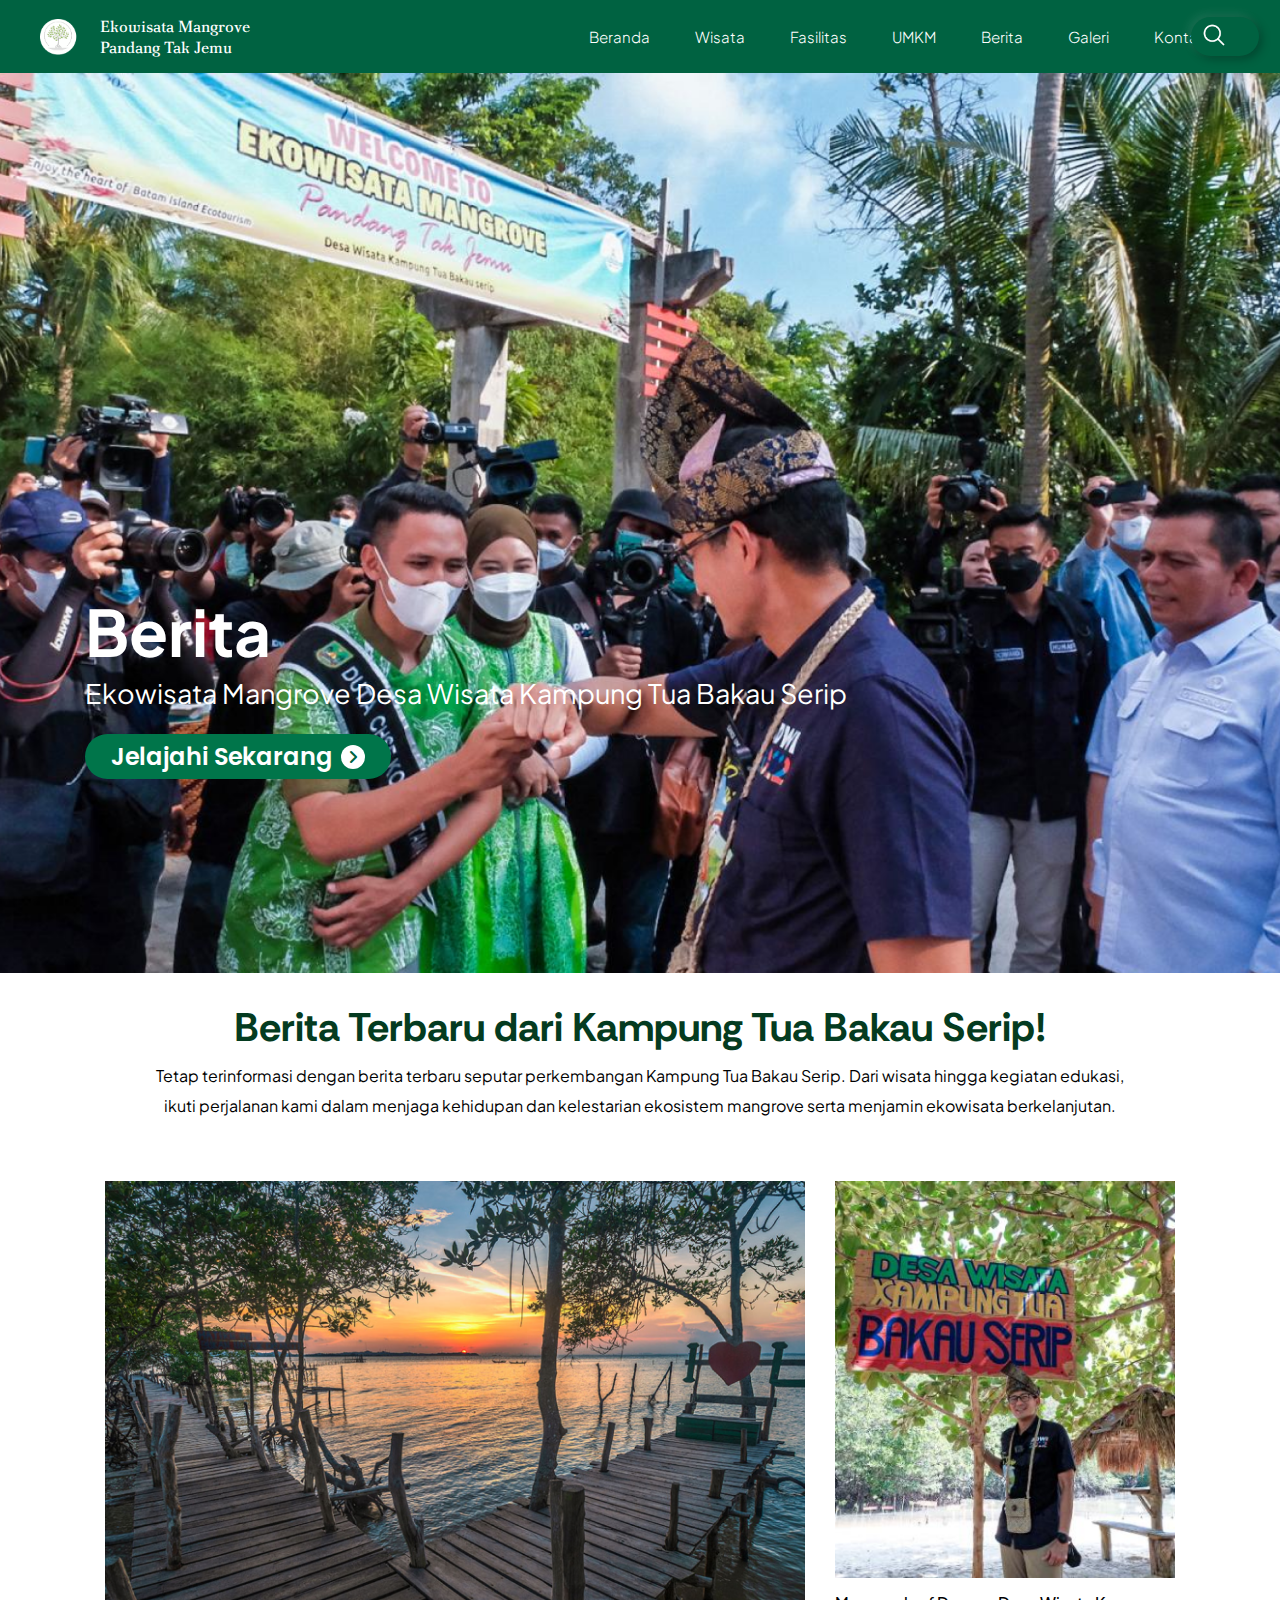
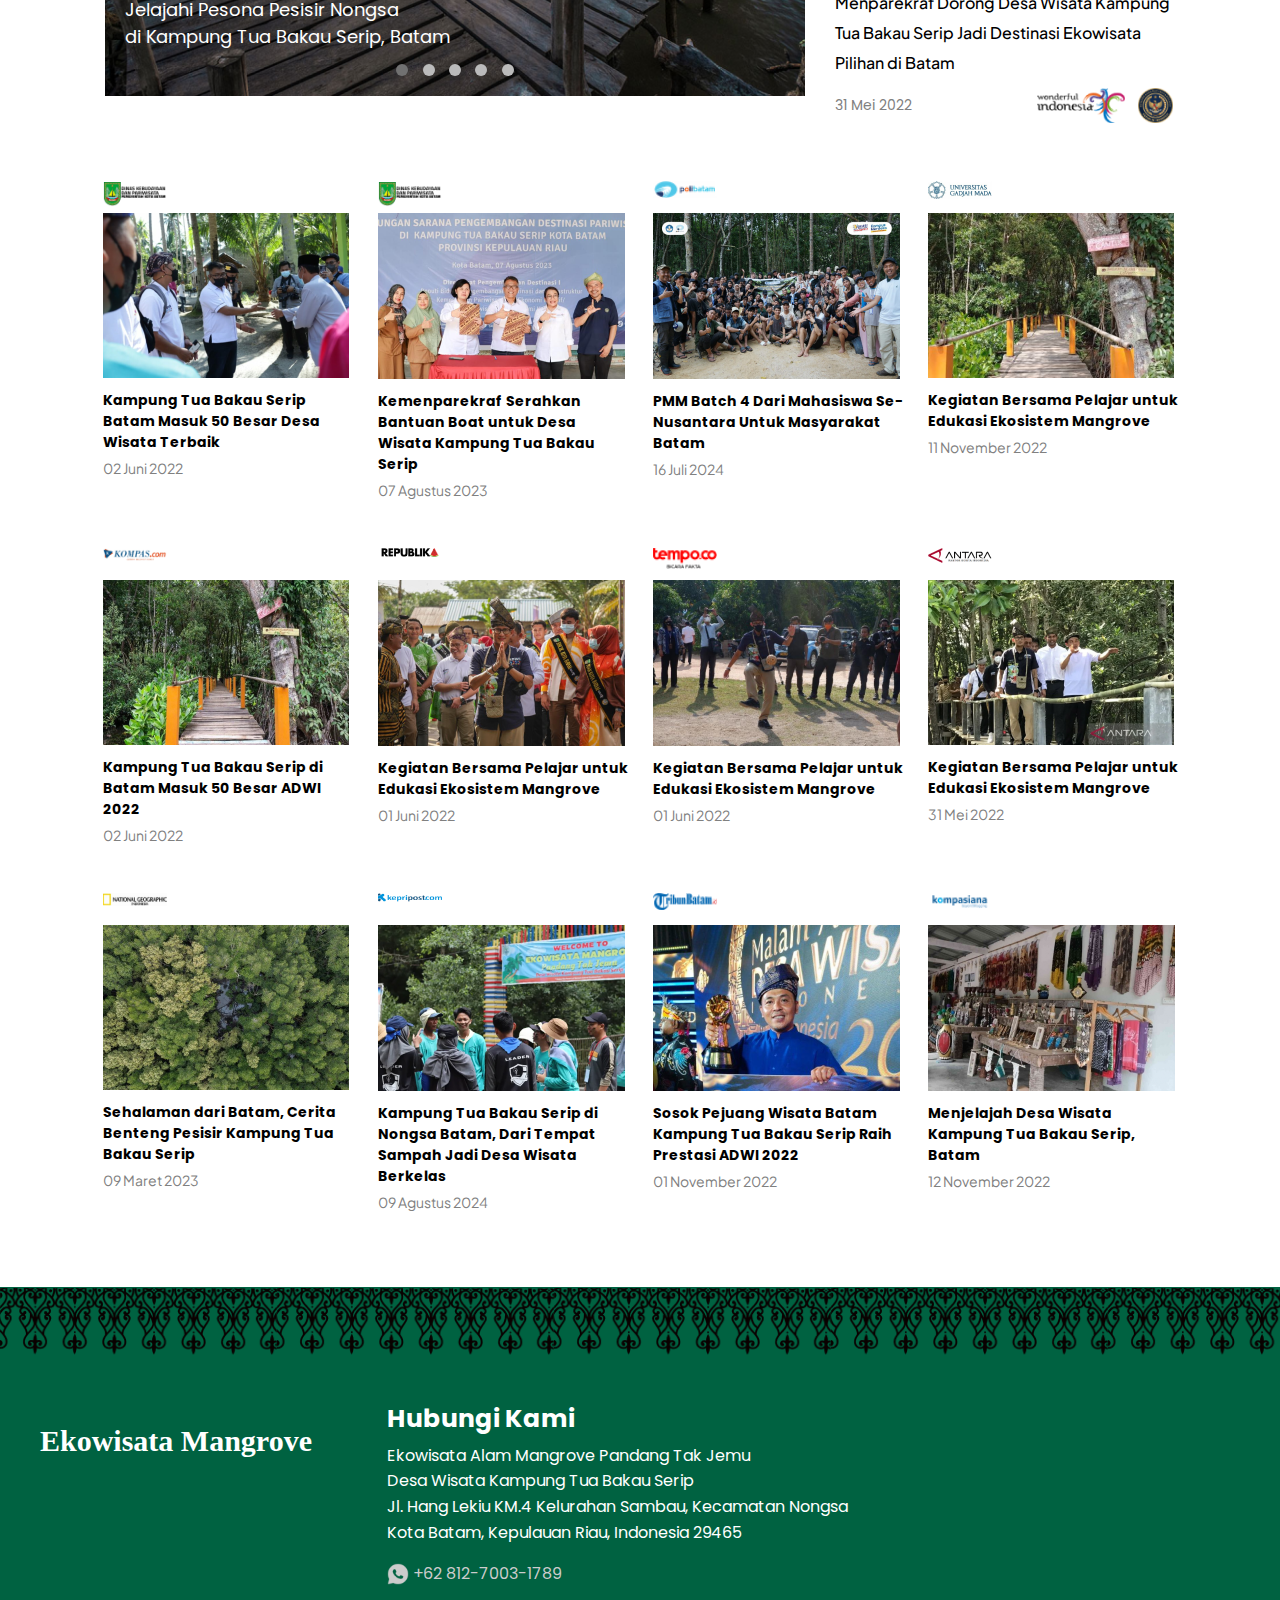
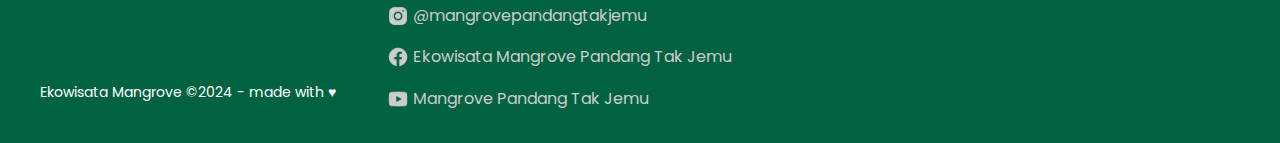
<file: Mangrove Ecotourism/berita.html>
<!DOCTYPE html>
<html lang="en">
<head>
    <meta charset="UTF-8">
    <meta name="viewport" content="width=device-width, initial-scale=1.0">
    <title>Mangrove Ecotourism</title>
    <link rel="icon" href="asset/logo.png">
    <link rel="stylesheet" href="style/style.css">

    <link rel="preconnect" href="https://fonts.googleapis.com">
    <link rel="preconnect" href="https://fonts.gstatic.com" crossorigin>
    <link href="https://fonts.googleapis.com/css2?family=Plus+Jakarta+Sans:ital,wght@0,200..800;1,200..800&family=Poltawski+Nowy:ital,wght@0,400..700;1,400..700&family=Poppins:ital,wght@0,100;0,200;0,300;0,400;0,500;0,600;0,700;0,800;0,900;1,100;1,200;1,300;1,400;1,500;1,600;1,700;1,800;1,900&family=Rethink+Sans:ital,wght@0,400..800;1,400..800&display=swap" rel="stylesheet">

    <link rel="stylesheet" href="https://cdnjs.cloudflare.com/ajax/libs/font-awesome/6.0.0-beta3/css/all.min.css">
</head>
<body>
    <!-- Navbar Section -->
    <nav class="navbar">
        <div class="navbar-brand">
            <img src="asset/logo.png" alt="Logo" class="logo">
            <span>Ekowisata Mangrove <br> Pandang Tak Jemu</span>
        </div>
        <ul class="navbar-menu">
            <li><a href="index.html">Beranda</a></li>
            <li><a href="wisata.html">Wisata</a></li>
            <li><a href="fasilitas.html">Fasilitas</a></li>
            <li><a href="umkm.html">UMKM</a></li>
            <li><a href="berita.html">Berita</a></li>
            <li><a href="galeri.html">Galeri</a></li>
            <li><a href="kontak.html">Kontak</a></li>
        </ul>
        <div class="navbar-search">
            <input type="text" placeholder="Cari..." class="search-input">
            <button class="search-button">
                <img src="asset/Search.png" alt="Search Icon">
            </button>
        </div>
    </nav>

    <!-- Hero Section -->
    <section class="hero">
        <img src="asset/berita/hero.png" alt="Hero Image" class="hero-image">
        <div class="hero1-content">
            <h3>Berita</h3>
            <p>Ekowisata Mangrove Desa Wisata Kampung Tua Bakau Serip</p>
            <a href="#news"><button class="ctb-button"> Jelajahi Sekarang <span class="arrow-icon"><i class="fas fa-angle-right"></i></span></button></a>
        </div>
    </section>
    <!-- End Hero Section -->

    <!-- News Section -->
    <div class="news-section" id="news">
        <h2>Berita Terbaru dari Kampung Tua Bakau Serip!</h2>
        <p>Tetap terinformasi dengan berita terbaru seputar perkembangan Kampung Tua Bakau Serip. Dari wisata hingga kegiatan edukasi, <br> ikuti perjalanan kami dalam menjaga kehidupan dan kelestarian ekosistem mangrove serta menjamin ekowisata berkelanjutan.</p>
        <div class="container">
            <!-- Kolom Pertama: Slider -->
            <div class="news-slider">
              <div class="news-slide">
                <img src="asset/berita/1.png" alt="Pesona Pesisir Nongsa">
                <div class="slide-caption">
                    <a href="https://www.indonesia.travel/id/id/ide-liburan/jelajahi-pesona-pesisir-nongsa-di-kampung-tua-bakau-serip-batam.html">
                        Jelajahi Pesona Pesisir Nongsa <br>
                        di Kampung Tua Bakau Serip, Batam
                    </a>
                </div>
              </div>
              <div class="news-slide">
                <img src="asset/berita/1.png" alt="Desa Wisata Kampung Tua Bakau Serip">
                <div class="slide-caption">
                    <a href="https://www.indonesia.travel/id/id/ide-liburan/jelajahi-pesona-pesisir-nongsa-di-kampung-tua-bakau-serip-batam.html">
                        Jelajahi Pesona Pesisir Nongsa <br>
                        di Kampung Tua Bakau Serip, Batam
                    </a>
                </div>
              </div>
              <div class="news-slide">
                <img src="asset/berita/1.png" alt="Desa Wisata Kampung Tua Bakau Serip">
                <div class="slide-caption">
                    <a href="https://www.indonesia.travel/id/id/ide-liburan/jelajahi-pesona-pesisir-nongsa-di-kampung-tua-bakau-serip-batam.html">
                        Jelajahi Pesona Pesisir Nongsa <br>
                        di Kampung Tua Bakau Serip, Batam
                    </a>
                </div>
              </div>
              <div class="news-slide">
                <img src="asset/berita/1.png" alt="Desa Wisata Kampung Tua Bakau Serip">
                <div class="slide-caption">
                    <a href="https://www.indonesia.travel/id/id/ide-liburan/jelajahi-pesona-pesisir-nongsa-di-kampung-tua-bakau-serip-batam.html">
                        Jelajahi Pesona Pesisir Nongsa <br>
                        di Kampung Tua Bakau Serip, Batam
                    </a>
                </div>
              </div>
              <div class="news-slide">
                <img src="asset/berita/1.png" alt="Desa Wisata Kampung Tua Bakau Serip">
                <div class="slide-caption">
                    <a href="https://www.indonesia.travel/id/id/ide-liburan/jelajahi-pesona-pesisir-nongsa-di-kampung-tua-bakau-serip-batam.html">
                        Jelajahi Pesona Pesisir Nongsa <br>
                        di Kampung Tua Bakau Serip, Batam
                    </a>
                </div>
              </div>
              <div class="dot-news-container">
                <span class="dot-news" onclick="currentSlide(1)"></span>
                <span class="dot-news" onclick="currentSlide(2)"></span>
                <span class="dot-news" onclick="currentSlide(4)"></span>
                <span class="dot-news" onclick="currentSlide(5)"></span>
                <span class="dot-news" onclick="currentSlide(6)"></span>
            </div>
            </div>
          
            <!-- Kolom Kedua: Berita -->
            <div class="news-solo">
              <img src="asset/berita/2.png" alt="Desa Wisata Kampung Tua Bakau Serip">
              <div class="news-details">
                <p>Menparekraf Dorong Desa Wisata Kampung Tua Bakau Serip Jadi Destinasi Ekowisata Pilihan di Batam</p>
                <div class="news-meta">
                  <span>31 Mei 2022</span>
                  <img src="asset/berita/news1.png" alt="Logo">
                </div>
              </div>
            </div>
          </div>
                
            <!-- News Grid -->
            <div class="news-grid">
            <div class="news-item">
                <a href="https://disbudpar.batam.go.id/2022/06/02/kampung-tua-bakau-serip-batam-masuk-50-besar-desa-wisata-terbaik/">
                <img src="asset/berita/logo-news1.png" alt="Logo" class="news-logo">
                <img src="asset/berita/3.png" alt="News Thumbnail">
                <h3>Kampung Tua Bakau Serip Batam Masuk 50 Besar Desa Wisata Terbaik</h3>
                <p>02 Juni 2022</p>
                </a>
            </div>
            <div class="news-item">
                <a href="https://disbudpar.batam.go.id/2023/08/07/kemenparekraf-serahkan-bantuan-boat-untuk-desa-wisata-kampung-tua-bakau-serip/">
                    <img src="asset/berita/logo-news1.png" alt="Logo" class="news-logo">
                    <img src="asset/berita/4.png" alt="News Thumbnail">
                    <h3>Kemenparekraf Serahkan Bantuan Boat untuk Desa Wisata Kampung Tua Bakau Serip</h3>
                    <p>07 Agustus 2023</p>
                </a>
            </div>
            <div class="news-item">
                <a href="https://www.polibatam.ac.id/pmm-batch-4-dari-mahasiswa-se-nusantara-untuk-masyarakat-batam/">
                    <img src="asset/berita/logo-news2.png" alt="Logo" class="news-logo">
                    <img src="asset/berita/5.png" alt="News Thumbnail">
                    <h3>PMM Batch 4 Dari Mahasiswa Se-Nusantara Untuk Masyarakat Batam</h3>
                    <p>16 Juli 2024</p>
                </a>
            </div>
            <div class="news-item">
                <a href="https://ugm.ac.id/id/berita/23159-kampung-tua-bakau-serip-mitra-riset-psek-ugm-raih-penghargaan-desa-wisata-2022/">
                    <img src="asset/berita/logo-news3.png" alt="Logo" class="news-logo">
                    <img src="asset/berita/6.png" alt="News Thumbnail">
                    <h3>Kegiatan Bersama Pelajar untuk Edukasi Ekosistem Mangrove</h3>
                    <p>11 November 2022</p>
                </a>
            </div>
            <div class="news-item">
                <a href="https://travel.kompas.com/read/2022/06/02/102159427/kampung-tua-bakau-serip-di-batam-masuk-50-besar-adwi-2022">
                    <img src="asset/berita/logo-news4.png" alt="Logo" class="news-logo">
                    <img src="asset/berita/7.png" alt="News Thumbnail">
                    <h3>Kampung Tua Bakau Serip di Batam Masuk 50 Besar ADWI 2022</h3>
                    <p>02 Juni 2022</p>
                </a>
            </div>
            <div class="news-item">
                <a href="https://news.republika.co.id/berita/rcrych396/sandi-desa-wisata-kampung-tua-bakau-serip-tawarkan-wisata-konservasi">
                    <img src="asset/berita/logo-news5.png" alt="Logo" class="news-logo">
                    <img src="asset/berita/8.png" alt="News Thumbnail">
                    <h3>Kegiatan Bersama Pelajar untuk Edukasi Ekosistem Mangrove</h3>
                    <p>01 Juni 2022</p>
                </a>
            </div>
            <div class="news-item">
                <a href="https://www.tempo.co/hiburan/kunjungi-desa-wisata-mangrove-sandiaga-uno-coba-aktivitas-seru-untuk-wisatawan-345588">
                    <img src="asset/berita/logo-news6.png" alt="Logo" class="news-logo">
                    <img src="asset/berita/9.png" alt="News Thumbnail">
                    <h3>Kegiatan Bersama Pelajar untuk Edukasi Ekosistem Mangrove</h3>
                    <p>01 Juni 2022</p>
                </a>
            </div>
            <div class="news-item">
                <a href="https://www.antaranews.com/berita/2911285/kampung-tua-bakau-serip-berpotensi-tarik-pelajar-dari-singapura">
                    <img src="asset/berita/logo-news7.png" alt="Logo" class="news-logo">
                    <img src="asset/berita/10.png" alt="News Thumbnail">
                    <h3>Kegiatan Bersama Pelajar untuk Edukasi Ekosistem Mangrove</h3>
                    <p>31 Mei 2022</p>
                </a>
            </div>
            <div class="news-item">
                <a href="https://nationalgeographic.grid.id/read/133715180/sehalaman-dari-batam-cerita-benteng-pesisir-kampung-tua-bakau-serip?page=all">
                    <img src="asset/berita/logo-news8.png" alt="Logo" class="news-logo">
                    <img src="asset/berita/11.png" alt="News Thumbnail">
                    <h3>Sehalaman dari Batam, Cerita Benteng Pesisir Kampung Tua Bakau Serip</h3>
                    <p>09 Maret 2023</p>
                </a>
            </div>
            <div class="news-item">
                <a href="https://kepri.pikiran-rakyat.com/wisata/pr-2688425613/kampung-tua-bakau-serip-di-nongsa-batam-dari-tempat-sampah-jadi-desa-wisata-berkelas?page=all">
                    <img src="asset/berita/logo-news9.png" alt="Logo" class="news-logo">
                    <img src="asset/berita/12.png" alt="News Thumbnail">
                    <h3>Kampung Tua Bakau Serip di Nongsa Batam, Dari Tempat Sampah Jadi Desa Wisata Berkelas</h3>
                    <p>09 Agustus 2024</p>
                </a>
            </div>
            <div class="news-item">
                <a href="https://batam.tribunnews.com/2022/11/01/sosok-pejuang-wisata-batam-kampung-tua-bakau-serip-raih-prestasi-adwi-2022?page=all#google_vignette">
                    <img src="asset/berita/logo-news10.png" alt="Logo" class="news-logo">
                    <img src="asset/berita/13.png" alt="News Thumbnail">
                    <h3>Sosok Pejuang Wisata Batam Kampung Tua Bakau Serip Raih Prestasi ADWI 2022</h3>
                    <p>01 November 2022</p>
                </a>
            </div>
            <div class="news-item">
                <a href="https://www.kompasiana.com/cucum-suminar/636fbe644addee2fcc226f12/menjelajah-desa-wisata-kampung-tua-bakau-serip-batam?page=7&page_images=1">
                    <img src="asset/berita/logo-news11.png" alt="Logo" class="news-logo">
                    <img src="asset/berita/14.png" alt="News Thumbnail">
                    <h3>Menjelajah Desa Wisata Kampung Tua Bakau Serip, Batam</h3>
                    <p>12 November 2022</p>
                </a>
            </div>
        </div>
    </div>

    <!-- Footer -->
    <footer class="footer" id="footer">
        <div class="footer-top-decoration">
            <img src="asset/footer/footer.png" alt="Dekorasi atas footer">
            <img src="asset/footer/footer.png" alt="Dekorasi atas footer">
            <img src="asset/footer/footer.png" alt="Dekorasi atas footer">
            <img src="asset/footer/footer.png" alt="Dekorasi atas footer">
            <img src="asset/footer/footer.png" alt="Dekorasi atas footer">
        </div>
        <div class="footer-container">
            <div class="footer-logo">
                <h2>Ekowisata Mangrove</h2>
            </div>
            <div class="footer-contact">
                <h3>Hubungi Kami</h3>
                <p>Ekowisata Alam Mangrove Pandang Tak Jemu<br>
                    Desa Wisata Kampung Tua Bakau Serip<br>
                    Jl. Hang Lekiu KM.4 Kelurahan Sambau, Kecamatan Nongsa<br>
                    Kota Batam, Kepulauan Riau, Indonesia 29465</p>
                <p>
                    <a href="http://wa.me/6281270031789"><img src="asset/footer/WhatsApp.png" alt="telepon">+62 812-7003-1789<br></a>
                    <a href="https://www.instagram.com/mangrovepandangtakjemu?utm_source=ig_web_button_share_sheet&igsh=ZDNlZDc0MzIxNw=="><img src="asset/footer/Instagram.png" alt="email">@mangrovepandangtakjemu<br></a>
                    <a href="https://www.facebook.com/share/1XrFzHPSF9/"><img src="asset/footer/facebook.png" alt="facebokk">Ekowisata Mangrove Pandang Tak Jemu<br></a>
                    <a href="https://youtube.com/@mangrovepandangtakjemu151?si=eSrO3rpu5it3s7Nd"><img src="asset/footer/YouTube.png" alt="youtube">Mangrove Pandang Tak Jemu</a>
                </p>
            </div>
            <div class="footer-map">
                <iframe src="https://www.google.com/maps/embed?pb=!1m18!1m12!1m3!1d3988.981749336121!2d104.06841577411824!3d1.1733296988154567!2m3!1f0!2f0!3f0!3m2!1i1024!2i768!4f13.1!3m3!1m2!1s0x31d989f50e7ce455%3A0xad4299324777d760!2sPANDANG%20TAK%20JEMU%20(%20Ekowisata%20Mangrove)!5e0!3m2!1sid!2sid!4v1730996162460!5m2!1sid!2sid" width= "400" height="200" style="border:0;" allowfullscreen="" loading="lazy" referrerpolicy="no-referrer-when-downgrade"></iframe>
            </div>
        </div>
        <div class="footer-bottom">
            <p>Ekowisata Mangrove ©2024 - made with ♥</p>
        </div>
    </footer>
    <!-- End Footer Section -->

    <script src="java/news-slide.js"></script>
    <script src="java/script.js"></script>
</body>
</html>
</file>
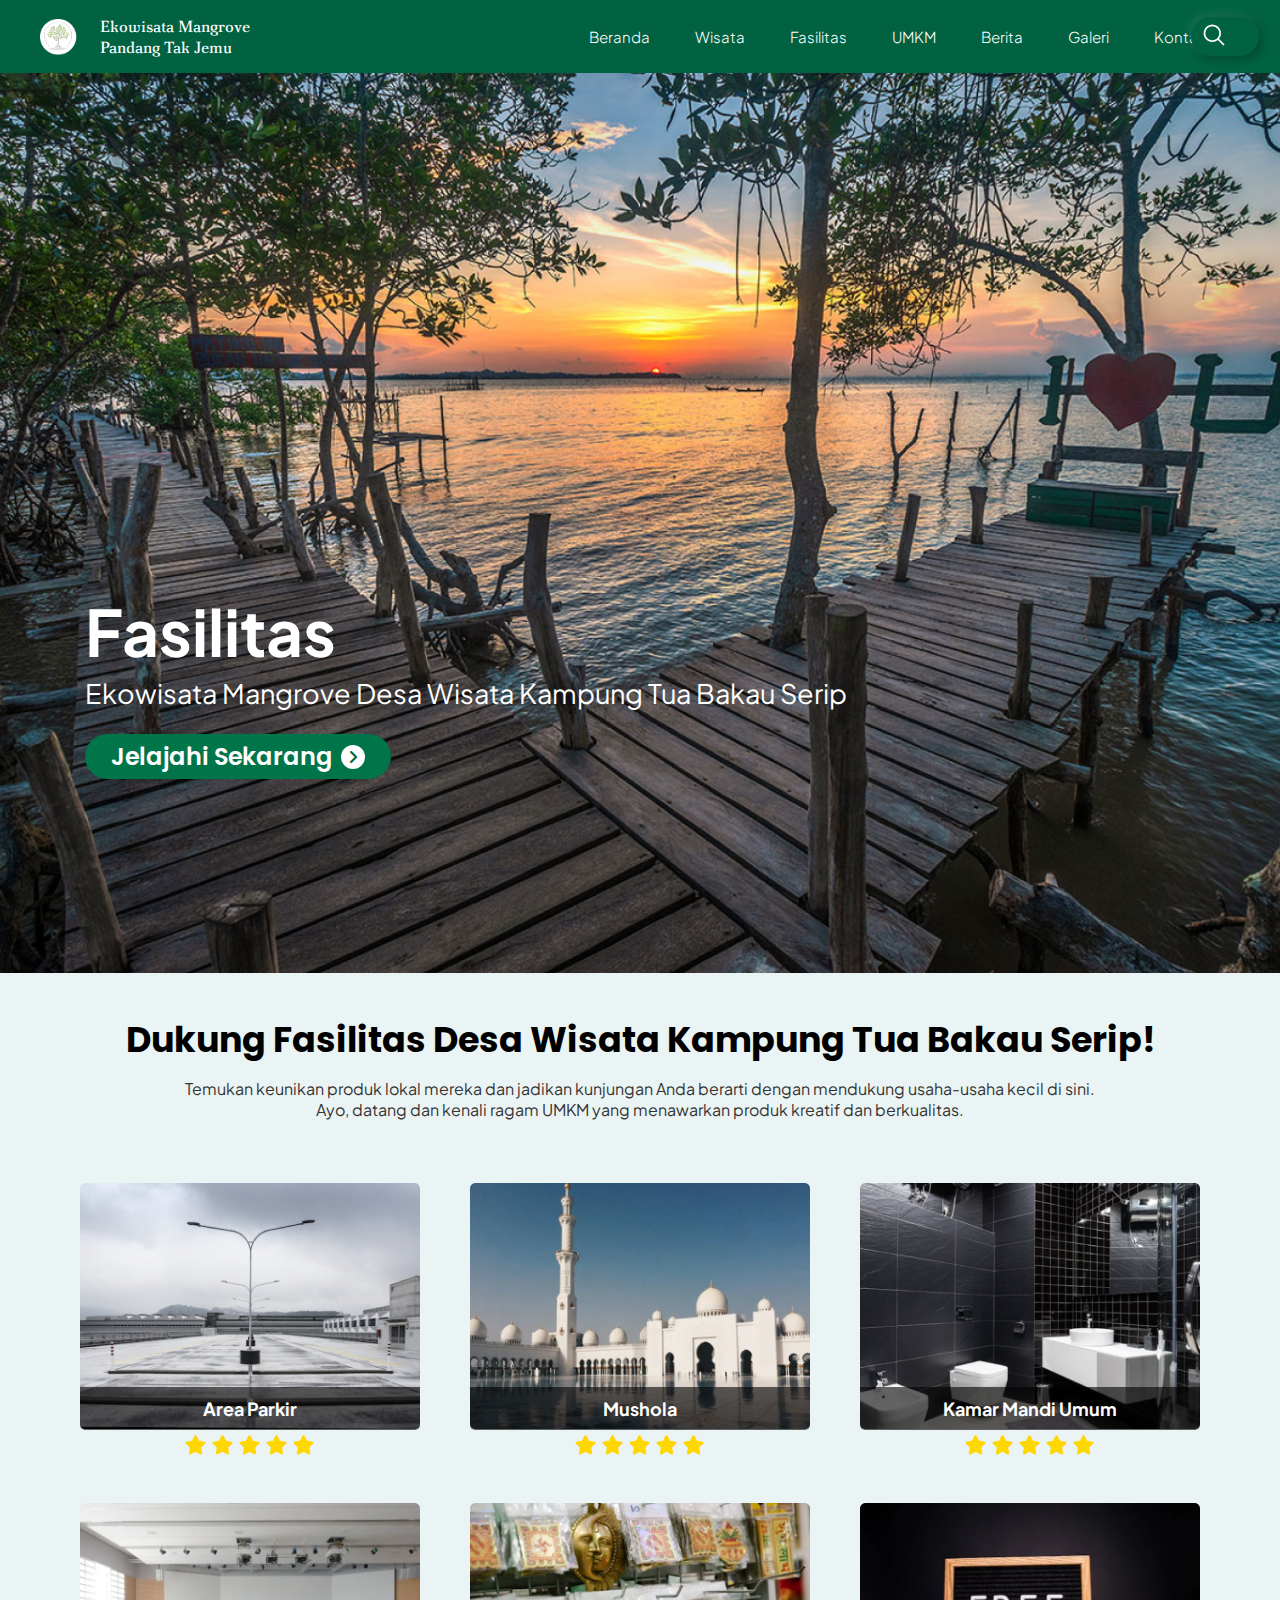
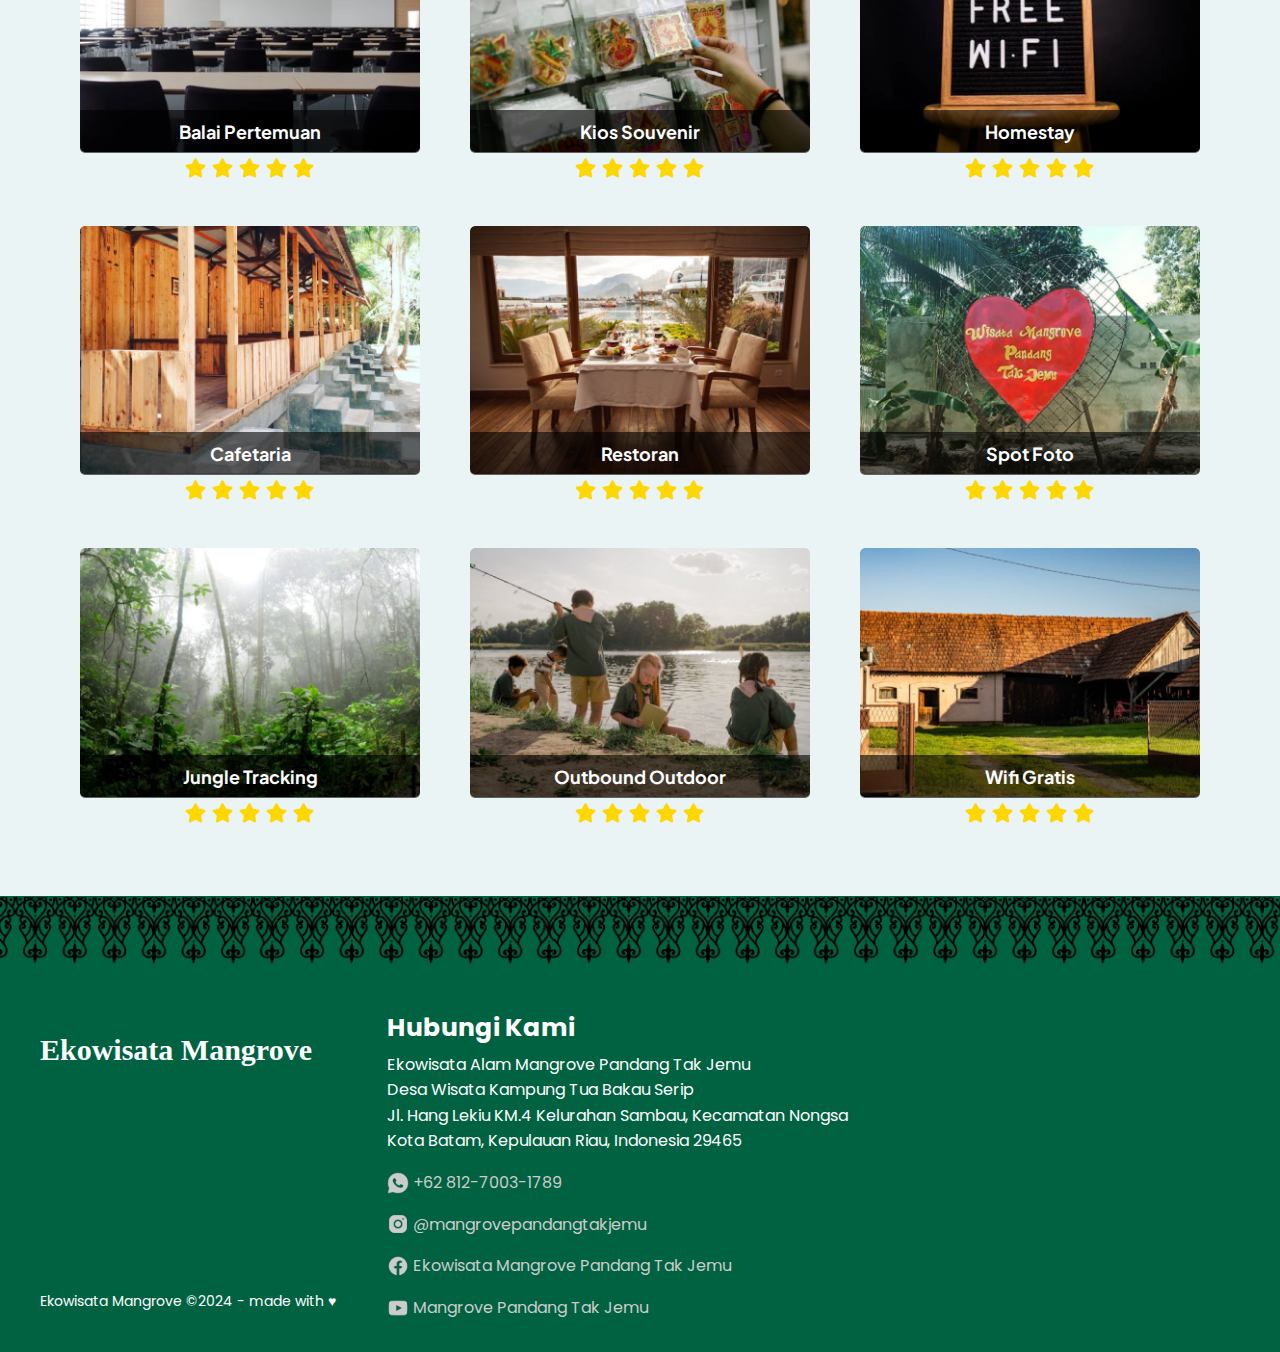
<file: Mangrove Ecotourism/fasilitas.html>
<!DOCTYPE html>
<html lang="en">
<head>
    <meta charset="UTF-8">
    <meta name="viewport" content="width=device-width, initial-scale=1.0">
    <title>Mangrove Ecotourism</title>
    <link rel="icon" href="asset/logo.png">
    <link rel="stylesheet" href="style/style.css">

    <link rel="preconnect" href="https://fonts.googleapis.com">
    <link rel="preconnect" href="https://fonts.gstatic.com" crossorigin>
    <link href="https://fonts.googleapis.com/css2?family=Plus+Jakarta+Sans:ital,wght@0,200..800;1,200..800&family=Poltawski+Nowy:ital,wght@0,400..700;1,400..700&family=Poppins:ital,wght@0,100;0,200;0,300;0,400;0,500;0,600;0,700;0,800;0,900;1,100;1,200;1,300;1,400;1,500;1,600;1,700;1,800;1,900&family=Rethink+Sans:ital,wght@0,400..800;1,400..800&display=swap" rel="stylesheet">
    
    <link rel="stylesheet" href="https://cdnjs.cloudflare.com/ajax/libs/font-awesome/6.0.0-beta3/css/all.min.css">
</head>
<body>
    <!-- Navbar Section -->
    <nav class="navbar">
        <div class="navbar-brand">
            <img src="asset/logo.png" alt="Logo" class="logo">
            <span>Ekowisata Mangrove <br> Pandang Tak Jemu</span>
        </div>
        <ul class="navbar-menu">
            <li><a href="index.html">Beranda</a></li>
            <li><a href="wisata.html">Wisata</a></li>
            <li><a href="fasilitas.html">Fasilitas</a></li>
            <li><a href="umkm.html">UMKM</a></li>
            <li><a href="berita.html">Berita</a></li>
            <li><a href="galeri.html">Galeri</a></li>
            <li><a href="kontak.html">Kontak</a></li>
        </ul>
        <div class="navbar-search">
            <input type="text" placeholder="Cari..." class="search-input">
            <button class="search-button">
                <img src="asset/Search.png" alt="Search Icon">
            </button>
        </div>
    </nav>

    <!-- Hero Section -->
    <section class="hero">
        <img src="asset/fasilitas/fasilitas.png" alt="Hero Image" class="hero-image">
        <div class="hero1-content">
            <h3>Fasilitas</h3>
            <p>Ekowisata Mangrove Desa Wisata Kampung Tua Bakau Serip</p>
            <a href="#fasilitas"><button class="ctb-button"> Jelajahi Sekarang <span class="arrow-icon"><i class="fas fa-angle-right"></i></span></button></a>
        </div>
    </section>
    <!-- End Hero Section -->

    <!-- Fasilitas Section -->
    <section class="fasilitas-section" id="fasilitas">
        <h2>Dukung Fasilitas Desa Wisata Kampung Tua Bakau Serip!</h2>
        <p>Temukan keunikan produk lokal mereka dan jadikan kunjungan Anda berarti dengan mendukung usaha-usaha kecil di sini. <br> Ayo, datang dan kenali ragam UMKM yang menawarkan produk kreatif dan berkualitas.</p>
        
        <div class="fasilitas-list">
            <!-- Fasilitas Item 1 -->
            <div class="fasilitas-item">
                <img src="asset/fasilitas/1.png" alt="Area Parkir">
                <h3>Area Parkir</h3>
                <div class="rating">
                    <i class="fa-solid fa-star"></i>
                    <i class="fa-solid fa-star"></i>
                    <i class="fa-solid fa-star"></i>
                    <i class="fa-solid fa-star"></i>
                    <i class="fa-solid fa-star"></i>
                </div>
            </div>
    
            <!-- Fasilitas Item 2 -->
            <div class="fasilitas-item">
                <img src="asset/fasilitas/2.png" alt="Mushola">
                <h3>Mushola</h3>
                <div class="rating">
                    <i class="fa-solid fa-star"></i>
                    <i class="fa-solid fa-star"></i>
                    <i class="fa-solid fa-star"></i>
                    <i class="fa-solid fa-star"></i>
                    <i class="fa-solid fa-star"></i>
                </div>
            </div>
    
            <!-- Fasilitas Item 3 -->
            <div class="fasilitas-item">
                <img src="asset/fasilitas/3.png" alt="Kamar Mandi Umum">
                <h3>Kamar Mandi Umum</h3>
                <div class="rating">
                    <i class="fa-solid fa-star"></i>
                    <i class="fa-solid fa-star"></i>
                    <i class="fa-solid fa-star"></i>
                    <i class="fa-solid fa-star"></i>
                    <i class="fa-solid fa-star"></i>
                </div>
            </div>
        </div>
        <div class="fasilitas-list">
            <!-- Fasilitas Item 4 -->
            <div class="fasilitas-item">
                <img src="asset/fasilitas/4.png" alt="Balai Pertemuan">
                <h3>Balai Pertemuan</h3>
                <div class="rating">
                    <i class="fa-solid fa-star"></i>
                    <i class="fa-solid fa-star"></i>
                    <i class="fa-solid fa-star"></i>
                    <i class="fa-solid fa-star"></i>
                    <i class="fa-solid fa-star"></i>
                </div>
            </div>
    
            <!-- Fasilitas Item 5 -->
            <div class="fasilitas-item">
                <img src="asset/fasilitas/5.png" alt="Kios Souvenir">
                <h3>Kios Souvenir</h3>
                <div class="rating">
                    <i class="fa-solid fa-star"></i>
                    <i class="fa-solid fa-star"></i>
                    <i class="fa-solid fa-star"></i>
                    <i class="fa-solid fa-star"></i>
                    <i class="fa-solid fa-star"></i>
                </div>
            </div>
    
            <!-- Fasilitas Item 6 -->
            <div class="fasilitas-item">
                <img src="asset/fasilitas/6.png" alt="Homestay">
                <h3>Homestay</h3>
                <div class="rating">
                    <i class="fa-solid fa-star"></i>
                    <i class="fa-solid fa-star"></i>
                    <i class="fa-solid fa-star"></i>
                    <i class="fa-solid fa-star"></i>
                    <i class="fa-solid fa-star"></i>
                </div>
            </div>
        </div>
        <div class="fasilitas-list">
            <!-- Fasilitas Item 7 -->
            <div class="fasilitas-item">
                <img src="asset/fasilitas/7.png" alt="Cafetaria">
                <h3>Cafetaria</h3>
                <div class="rating">
                    <i class="fa-solid fa-star"></i>
                    <i class="fa-solid fa-star"></i>
                    <i class="fa-solid fa-star"></i>
                    <i class="fa-solid fa-star"></i>
                    <i class="fa-solid fa-star"></i>
                </div>
            </div>
    
            <!-- Fasilitas Item 8 -->
            <div class="fasilitas-item">
                <img src="asset/fasilitas/8.png" alt="Restoran">
                <h3>Restoran</h3>
                <div class="rating">
                    <i class="fa-solid fa-star"></i>
                    <i class="fa-solid fa-star"></i>
                    <i class="fa-solid fa-star"></i>
                    <i class="fa-solid fa-star"></i>
                    <i class="fa-solid fa-star"></i>
                </div>
            </div>
    
            <!-- Fasilitas Item 9 -->
            <div class="fasilitas-item">
                <img src="asset/fasilitas/9.png" alt="Spot Foto">
                <h3>Spot Foto</h3>
                <div class="rating">
                    <i class="fa-solid fa-star"></i>
                    <i class="fa-solid fa-star"></i>
                    <i class="fa-solid fa-star"></i>
                    <i class="fa-solid fa-star"></i>
                    <i class="fa-solid fa-star"></i>
                </div>
            </div>
        </div>
        <div class="fasilitas-list">
            <!-- Fasilitas Item 10 -->
            <div class="fasilitas-item">
                <img src="asset/fasilitas/10.png" alt="Jungle Tracking">
                <h3>Jungle Tracking</h3>
                <div class="rating">
                    <i class="fa-solid fa-star"></i>
                    <i class="fa-solid fa-star"></i>
                    <i class="fa-solid fa-star"></i>
                    <i class="fa-solid fa-star"></i>
                    <i class="fa-solid fa-star"></i>
                </div>
            </div>
    
            <!-- Fasilitas Item 11 -->
            <div class="fasilitas-item">
                <img src="asset/fasilitas/11.png" alt="Outbound Outdoor">
                <h3>Outbound Outdoor</h3>
                <div class="rating">
                    <i class="fa-solid fa-star"></i>
                    <i class="fa-solid fa-star"></i>
                    <i class="fa-solid fa-star"></i>
                    <i class="fa-solid fa-star"></i>
                    <i class="fa-solid fa-star"></i>
                </div>
            </div>
    
            <!-- Fasilitas Item 12 -->
            <div class="fasilitas-item">
                <img src="asset/fasilitas/12.png" alt="Wifi Gratis">
                <h3>Wifi Gratis</h3>
                <div class="rating">
                    <i class="fa-solid fa-star"></i>
                    <i class="fa-solid fa-star"></i>
                    <i class="fa-solid fa-star"></i>
                    <i class="fa-solid fa-star"></i>
                    <i class="fa-solid fa-star"></i>
                </div>
            </div>
        </div>
    </section>

        <!-- Footer -->
    <footer class="footer">
        <div class="footer-top-decoration">
            <img src="asset/footer/footer.png" alt="Dekorasi atas footer">
            <img src="asset/footer/footer.png" alt="Dekorasi atas footer">
            <img src="asset/footer/footer.png" alt="Dekorasi atas footer">
            <img src="asset/footer/footer.png" alt="Dekorasi atas footer">
            <img src="asset/footer/footer.png" alt="Dekorasi atas footer">
        </div>
        <div class="footer-container">
            <div class="footer-logo">
                <h2>Ekowisata Mangrove</h2>
            </div>
            <div class="footer-contact">
                <h3>Hubungi Kami</h3>
                <p>Ekowisata Alam Mangrove Pandang Tak Jemu<br>
                    Desa Wisata Kampung Tua Bakau Serip<br>
                    Jl. Hang Lekiu KM.4 Kelurahan Sambau, Kecamatan Nongsa<br>
                    Kota Batam, Kepulauan Riau, Indonesia 29465</p>
                <p>
                    <a href="http://wa.me/6281270031789"><img src="asset/footer/WhatsApp.png" alt="telepon">+62 812-7003-1789<br></a>
                    <a href="https://www.instagram.com/mangrovepandangtakjemu?utm_source=ig_web_button_share_sheet&igsh=ZDNlZDc0MzIxNw=="><img src="asset/footer/Instagram.png" alt="email">@mangrovepandangtakjemu<br></a>
                    <a href="https://www.facebook.com/share/1XrFzHPSF9/"><img src="asset/footer/facebook.png" alt="facebokk">Ekowisata Mangrove Pandang Tak Jemu<br></a>
                    <a href="https://youtube.com/@mangrovepandangtakjemu151?si=eSrO3rpu5it3s7Nd"><img src="asset/footer/YouTube.png" alt="youtube">Mangrove Pandang Tak Jemu</a>
                </p>
            </div>
            <div class="footer-map">
                <iframe src="https://www.google.com/maps/embed?pb=!1m18!1m12!1m3!1d3988.981749336121!2d104.06841577411824!3d1.1733296988154567!2m3!1f0!2f0!3f0!3m2!1i1024!2i768!4f13.1!3m3!1m2!1s0x31d989f50e7ce455%3A0xad4299324777d760!2sPANDANG%20TAK%20JEMU%20(%20Ekowisata%20Mangrove)!5e0!3m2!1sid!2sid!4v1730996162460!5m2!1sid!2sid" width= "400" height="200" style="border:0;" allowfullscreen="" loading="lazy" referrerpolicy="no-referrer-when-downgrade"></iframe>
            </div>
        </div>
        <div class="footer-bottom">
            <p>Ekowisata Mangrove ©2024 - made with ♥</p>
        </div>
    </footer>
    <!-- End Footer Section -->
    <script src="java/script.js"></script>
</body>
</html>
</file>
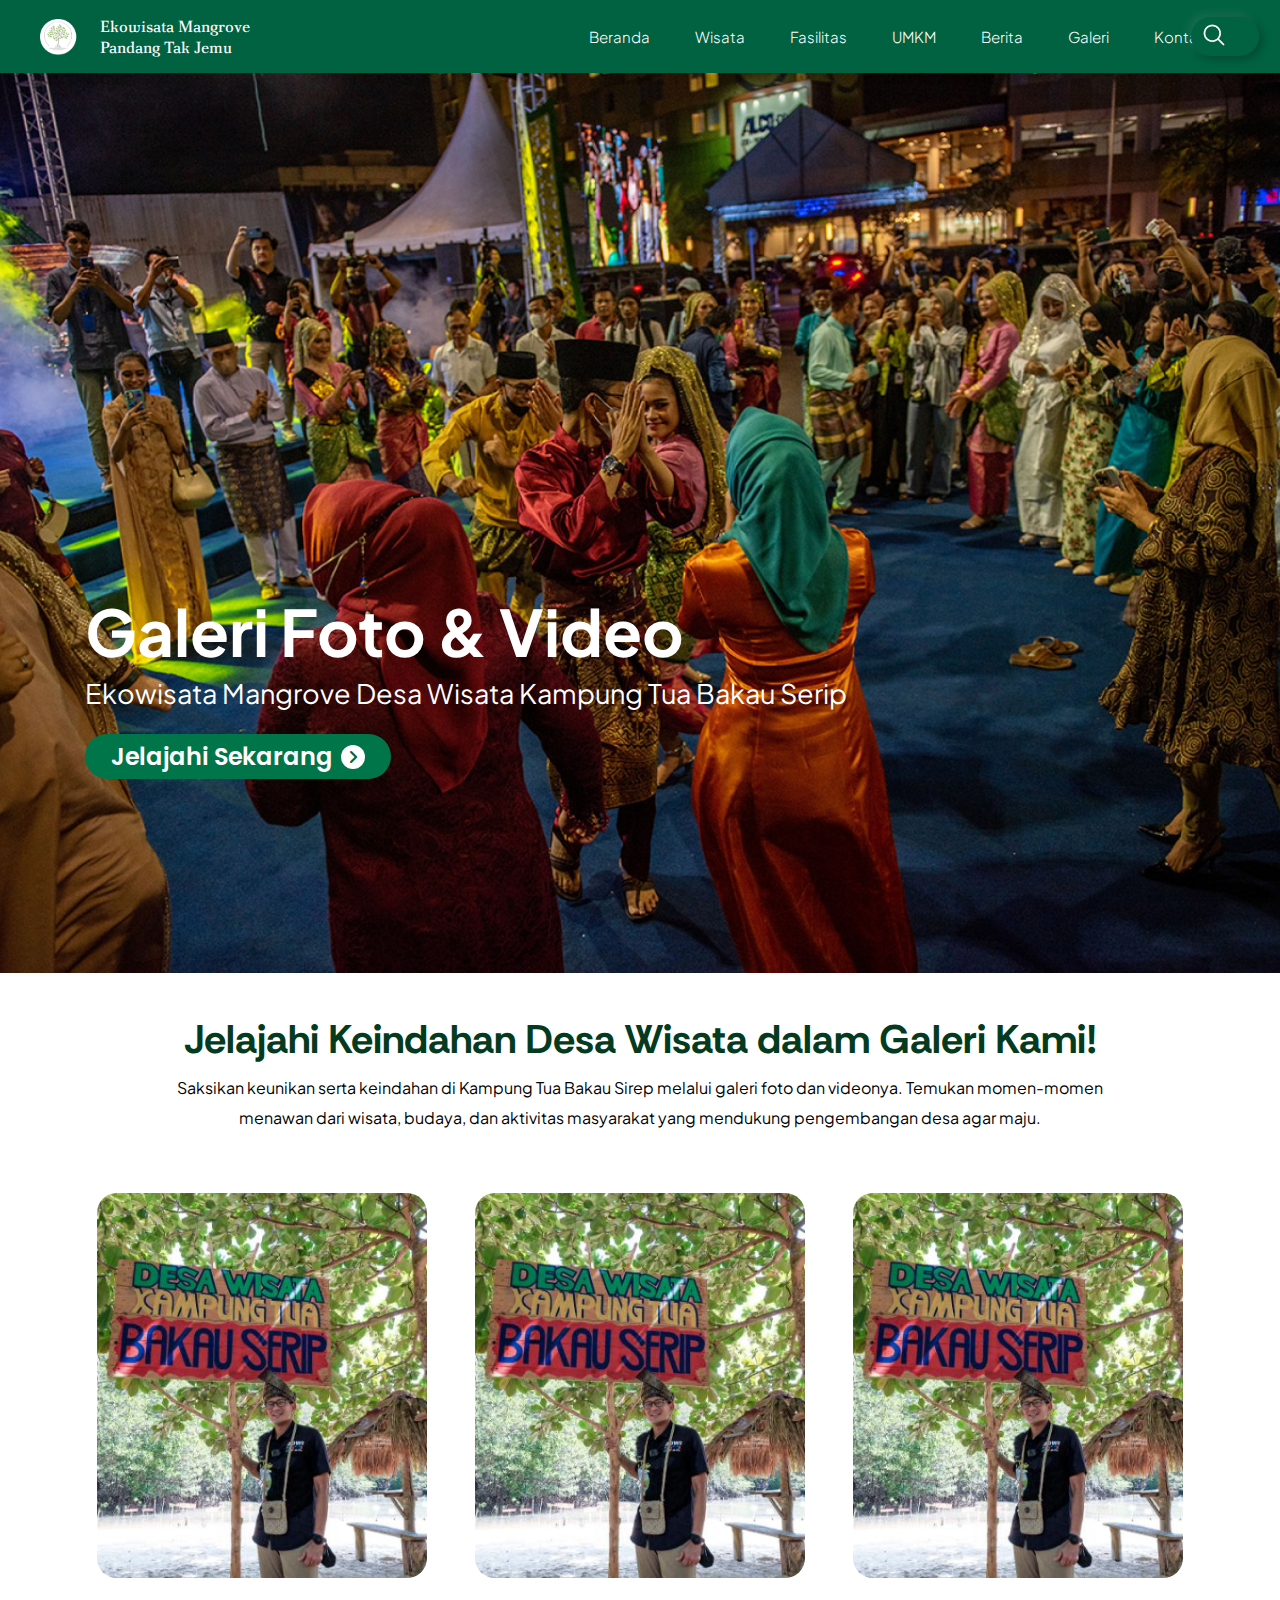
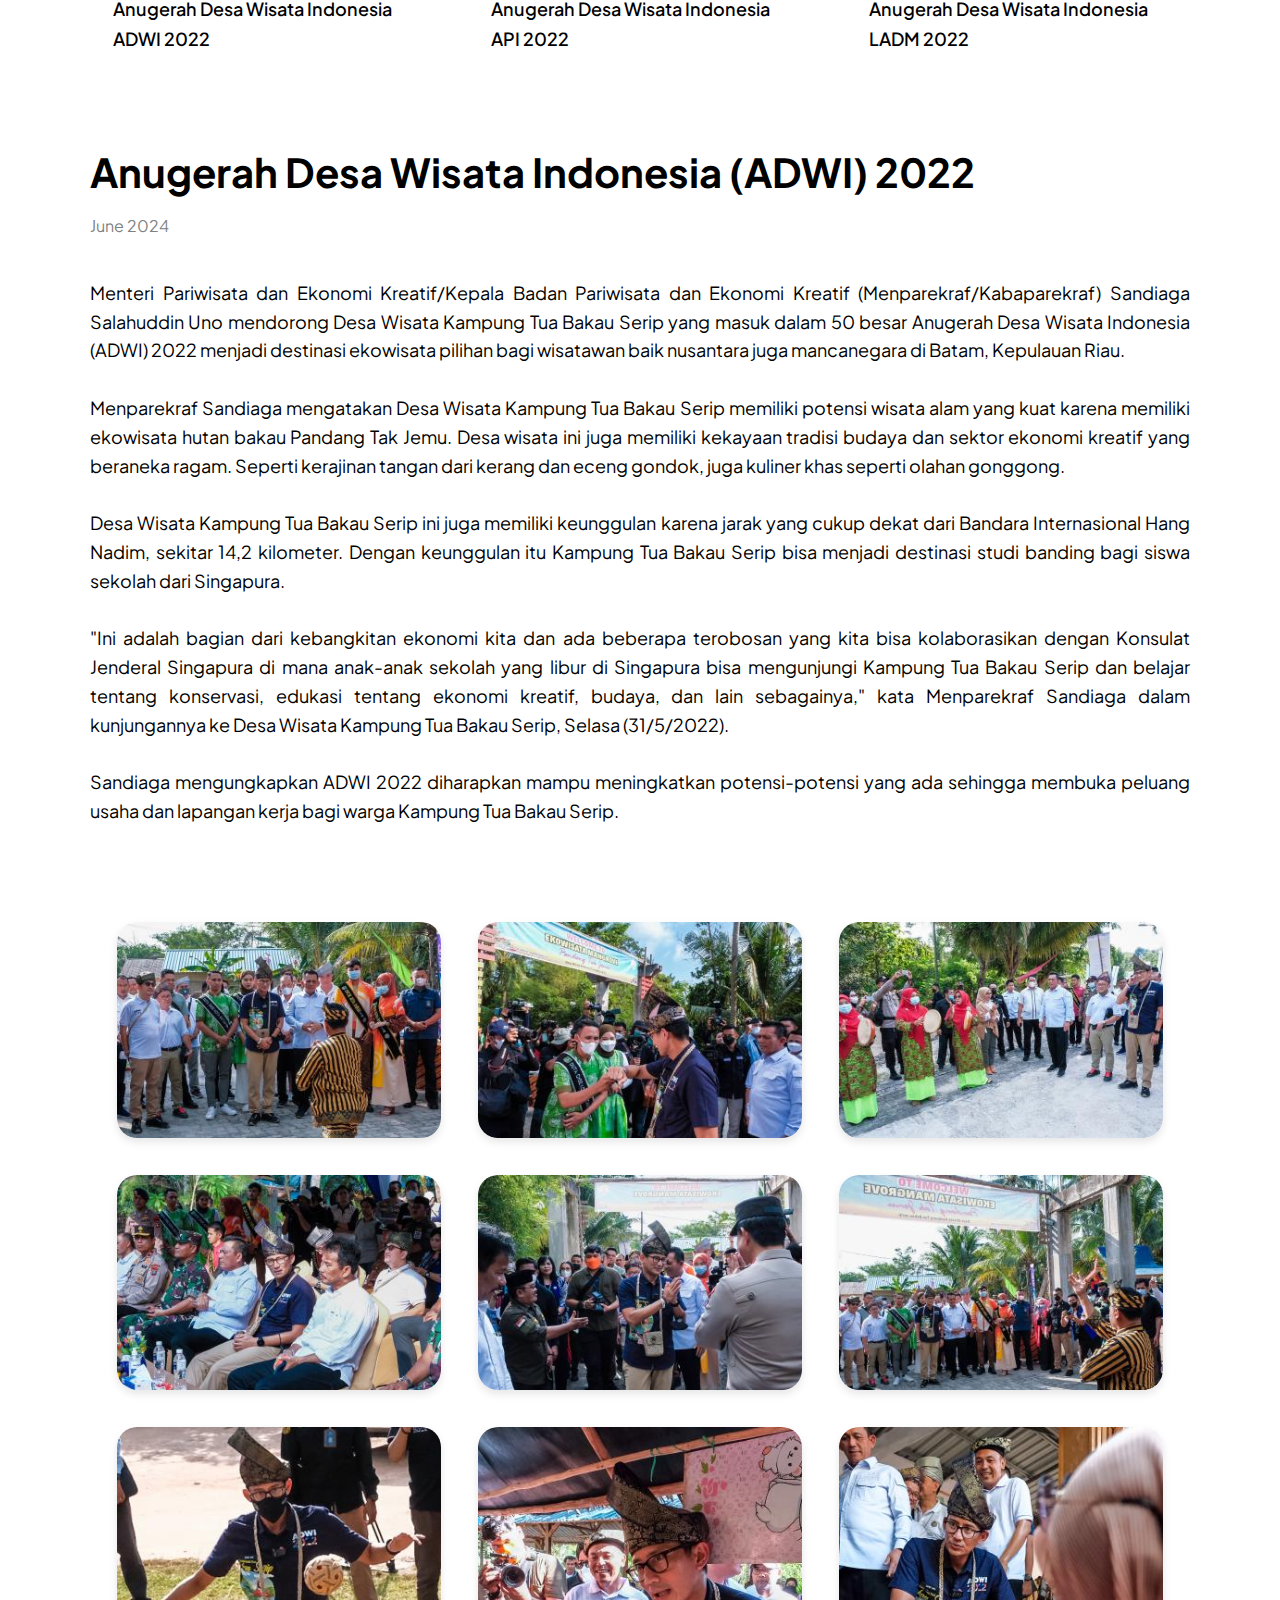
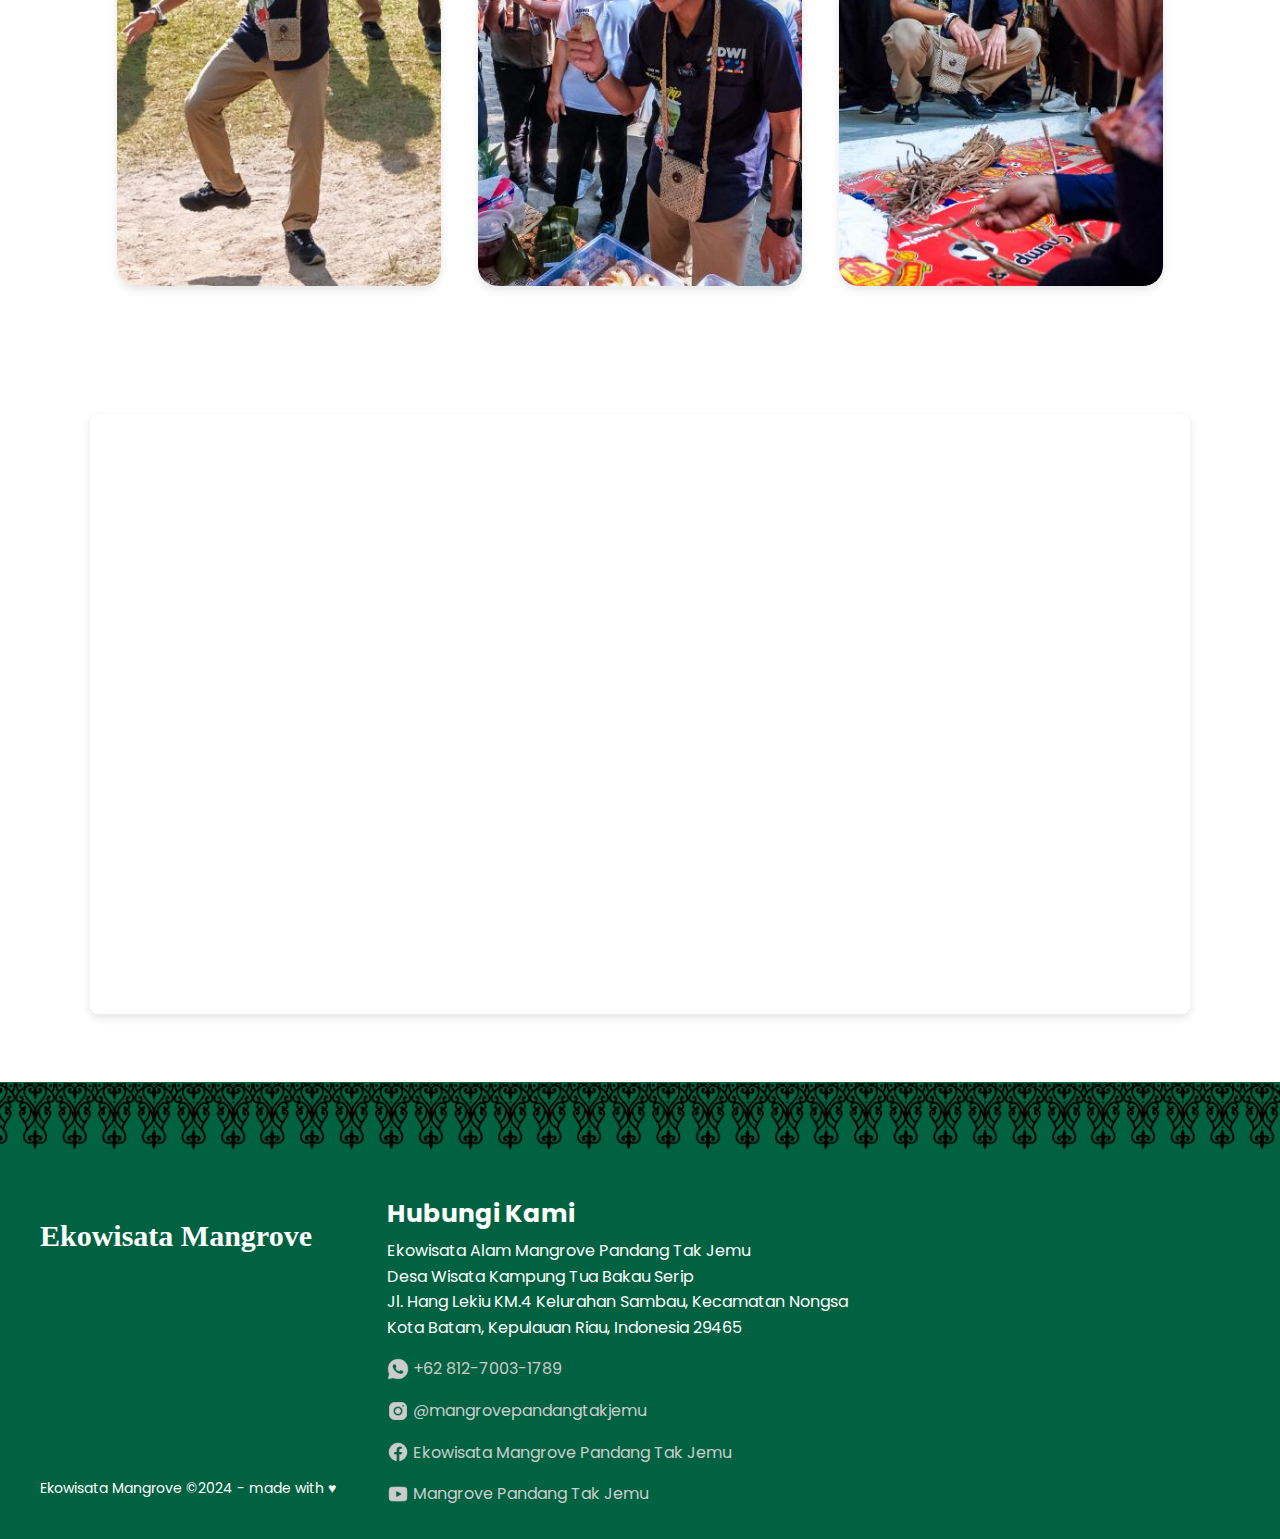
<file: Mangrove Ecotourism/galeri.html>
<!DOCTYPE html>
<html lang="en">
<head>
    <meta charset="UTF-8">
    <meta name="viewport" content="width=device-width, initial-scale=1.0">
    <title>Mangrove Ecotourism</title>
    <link rel="icon" href="asset/logo.png">
    <link rel="stylesheet" href="style/style.css">

    <link rel="preconnect" href="https://fonts.googleapis.com">
    <link rel="preconnect" href="https://fonts.gstatic.com" crossorigin>
    <link href="https://fonts.googleapis.com/css2?family=Plus+Jakarta+Sans:ital,wght@0,200..800;1,200..800&family=Poltawski+Nowy:ital,wght@0,400..700;1,400..700&family=Poppins:ital,wght@0,100;0,200;0,300;0,400;0,500;0,600;0,700;0,800;0,900;1,100;1,200;1,300;1,400;1,500;1,600;1,700;1,800;1,900&family=Rethink+Sans:ital,wght@0,400..800;1,400..800&display=swap" rel="stylesheet">

    <link rel="stylesheet" href="https://cdnjs.cloudflare.com/ajax/libs/font-awesome/6.0.0-beta3/css/all.min.css">
</head>
<body>
    <!-- Navbar Section -->
    <nav class="navbar">
        <div class="navbar-brand">
            <img src="asset/logo.png" alt="Logo" class="logo">
            <span>Ekowisata Mangrove <br> Pandang Tak Jemu</span>
        </div>
        <ul class="navbar-menu">
            <li><a href="index.html">Beranda</a></li>
            <li><a href="wisata.html">Wisata</a></li>
            <li><a href="fasilitas.html">Fasilitas</a></li>
            <li><a href="umkm.html">UMKM</a></li>
            <li><a href="berita.html">Berita</a></li>
            <li><a href="galeri.html">Galeri</a></li>
            <li><a href="kontak.html">Kontak</a></li>
        </ul>
        <div class="navbar-search">
            <input type="text" placeholder="Cari..." class="search-input">
            <button class="search-button">
                <img src="asset/Search.png" alt="Search Icon">
            </button>
        </div>
    </nav>

    <!-- Hero Section -->
    <section class="hero">
        <img src="asset/galeri/galeri.png" alt="Hero Image" class="hero-image">
        <div class="hero1-content">
            <h3>Galeri Foto & Video</h3>
            <p>Ekowisata Mangrove Desa Wisata Kampung Tua Bakau Serip</p>
            <a href="#gallery"><button class="ctb-button"> Jelajahi Sekarang <span class="arrow-icon"><i class="fas fa-angle-right"></i></span></button></a>
        </div>
    </section>
    <!-- End Hero Section -->

    <section class="gallery-section" id="gallery">
        <h2>Jelajahi Keindahan Desa Wisata dalam Galeri Kami!</h2>
        <p>
            Saksikan keunikan serta keindahan di Kampung Tua Bakau Sirep melalui galeri foto dan videonya. Temukan momen-momen <br>
            menawan dari wisata, budaya, dan aktivitas masyarakat yang mendukung pengembangan desa agar maju.
        </p>
        
        <div class="gallery-cards">
            <div class="gallery-card">
                <img src="asset/berita/2.png" alt="">
                <div class="card-content">
                    <p>Anugerah Desa Wisata Indonesia ADWI 2022</p>
                </div>
            </div>
            <div class="gallery-card">
                <img src="asset/berita/2.png" alt="">
                <div class="card-content">
                    <p>Anugerah Desa Wisata Indonesia API 2022</p>
                </div>
            </div>
            <div class="gallery-card">
                <img src="asset/berita/2.png" alt="">
                <div class="card-content">
                    <p>Anugerah Desa Wisata Indonesia LADM 2022</p>
                </div>
            </div>
        </div>
    
        <div class="gallery-description">
            <h3>Anugerah Desa Wisata Indonesia (ADWI) 2022</h3>
            <p class="date">June 2024</p>
            <p>
                Menteri Pariwisata dan Ekonomi Kreatif/Kepala Badan Pariwisata dan Ekonomi Kreatif (Menparekraf/Kabaparekraf) Sandiaga Salahuddin Uno mendorong Desa Wisata Kampung Tua Bakau Serip yang masuk dalam 50 besar Anugerah Desa Wisata Indonesia (ADWI) 2022 menjadi destinasi ekowisata pilihan bagi wisatawan baik nusantara juga mancanegara di Batam, Kepulauan Riau. <br>
                <br>Menparekraf Sandiaga mengatakan Desa Wisata Kampung Tua Bakau Serip memiliki potensi wisata alam yang kuat karena memiliki ekowisata hutan bakau Pandang Tak Jemu. Desa wisata ini juga memiliki kekayaan tradisi budaya dan sektor ekonomi kreatif yang beraneka ragam. Seperti kerajinan tangan dari kerang dan eceng gondok, juga kuliner khas seperti olahan gonggong. <br>
                <br>Desa Wisata Kampung Tua Bakau Serip ini juga memiliki keunggulan karena jarak yang cukup dekat dari Bandara Internasional Hang Nadim, sekitar 14,2 kilometer. Dengan keunggulan itu Kampung Tua Bakau Serip bisa menjadi destinasi studi banding bagi siswa sekolah dari Singapura. <br>
                <br>"Ini adalah bagian dari kebangkitan ekonomi kita dan ada beberapa terobosan yang kita bisa kolaborasikan dengan Konsulat Jenderal Singapura di mana anak-anak sekolah yang libur di Singapura bisa mengunjungi Kampung Tua Bakau Serip dan belajar tentang konservasi, edukasi tentang ekonomi kreatif, budaya, dan lain sebagainya," kata Menparekraf Sandiaga dalam kunjungannya ke Desa Wisata Kampung Tua Bakau Serip, Selasa (31/5/2022). <br>
                <br>Sandiaga mengungkapkan ADWI 2022 diharapkan mampu meningkatkan potensi-potensi yang ada sehingga membuka peluang usaha dan lapangan kerja bagi warga Kampung Tua Bakau Serip. 
            </p>
        </div>
        <div class="photo-gallery">
            <img src="asset/galeri/4.png" alt="">
            <img src="asset/galeri/5.png" alt="">
            <img src="asset/galeri/6.png" alt="">
            <img src="asset/galeri/7.png" alt="">
            <img src="asset/galeri/8.png" alt="">
            <img src="asset/galeri/9.png" alt="">
            <img src="asset/galeri/10.png" alt="">
            <img src="asset/galeri/11.png" alt="">
            <img src="asset/galeri/12.png" alt="">
        </div>
        <div class="gallery-video-container">
            <iframe src="https://www.youtube.com/embed/XJmoxU0l4Hc" 
                    title="YouTube video" 
                    frameborder="0" 
                    allow="accelerometer; autoplay; clipboard-write; encrypted-media; gyroscope; picture-in-picture" 
                    allowfullscreen></iframe>
        </div>
    </section>
    
    <!-- Footer -->
    <footer class="footer">
        <div class="footer-top-decoration">
            <img src="asset/footer/footer.png" alt="Dekorasi atas footer">
            <img src="asset/footer/footer.png" alt="Dekorasi atas footer">
            <img src="asset/footer/footer.png" alt="Dekorasi atas footer">
            <img src="asset/footer/footer.png" alt="Dekorasi atas footer">
            <img src="asset/footer/footer.png" alt="Dekorasi atas footer">
        </div>
        <div class="footer-container">
            <div class="footer-logo">
                <h2>Ekowisata Mangrove</h2>
            </div>
            <div class="footer-contact">
                <h3>Hubungi Kami</h3>
                <p>Ekowisata Alam Mangrove Pandang Tak Jemu<br>
                    Desa Wisata Kampung Tua Bakau Serip<br>
                    Jl. Hang Lekiu KM.4 Kelurahan Sambau, Kecamatan Nongsa<br>
                    Kota Batam, Kepulauan Riau, Indonesia 29465</p>
                <p>
                    <a href="http://wa.me/6281270031789"><img src="asset/footer/WhatsApp.png" alt="telepon">+62 812-7003-1789<br></a>
                    <a href="https://www.instagram.com/mangrovepandangtakjemu?utm_source=ig_web_button_share_sheet&igsh=ZDNlZDc0MzIxNw=="><img src="asset/footer/Instagram.png" alt="email">@mangrovepandangtakjemu<br></a>
                    <a href="https://www.facebook.com/share/1XrFzHPSF9/"><img src="asset/footer/facebook.png" alt="facebokk">Ekowisata Mangrove Pandang Tak Jemu<br></a>
                    <a href="https://youtube.com/@mangrovepandangtakjemu151?si=eSrO3rpu5it3s7Nd"><img src="asset/footer/YouTube.png" alt="youtube">Mangrove Pandang Tak Jemu</a>
                </p>
            </div>
            <div class="footer-map">
                <iframe src="https://www.google.com/maps/embed?pb=!1m18!1m12!1m3!1d3988.981749336121!2d104.06841577411824!3d1.1733296988154567!2m3!1f0!2f0!3f0!3m2!1i1024!2i768!4f13.1!3m3!1m2!1s0x31d989f50e7ce455%3A0xad4299324777d760!2sPANDANG%20TAK%20JEMU%20(%20Ekowisata%20Mangrove)!5e0!3m2!1sid!2sid!4v1730996162460!5m2!1sid!2sid" width= "400" height="200" style="border:0;" allowfullscreen="" loading="lazy" referrerpolicy="no-referrer-when-downgrade"></iframe>
            </div>
        </div>
        <div class="footer-bottom">
            <p>Ekowisata Mangrove ©2024 - made with ♥</p>
        </div>
    </footer>
    <!-- End Footer Section -->
    
    

</body>
</html>
</file>
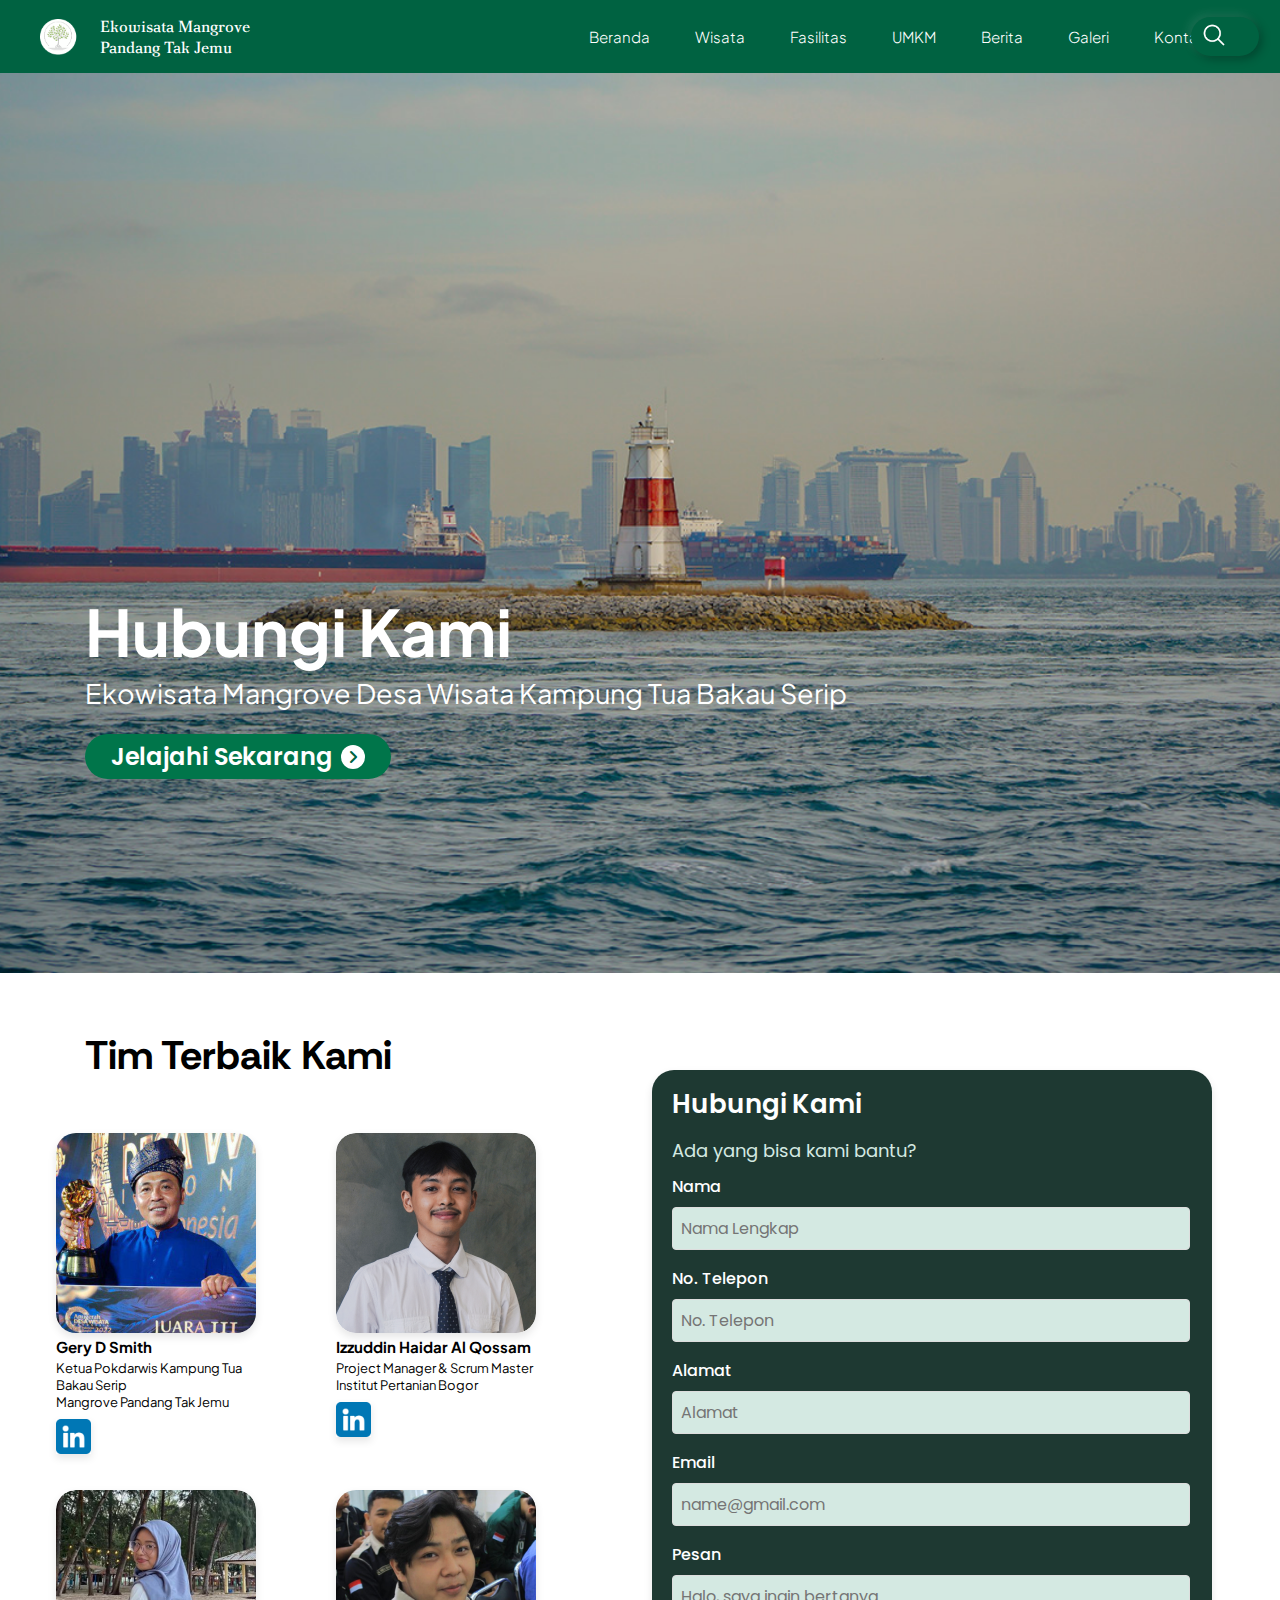
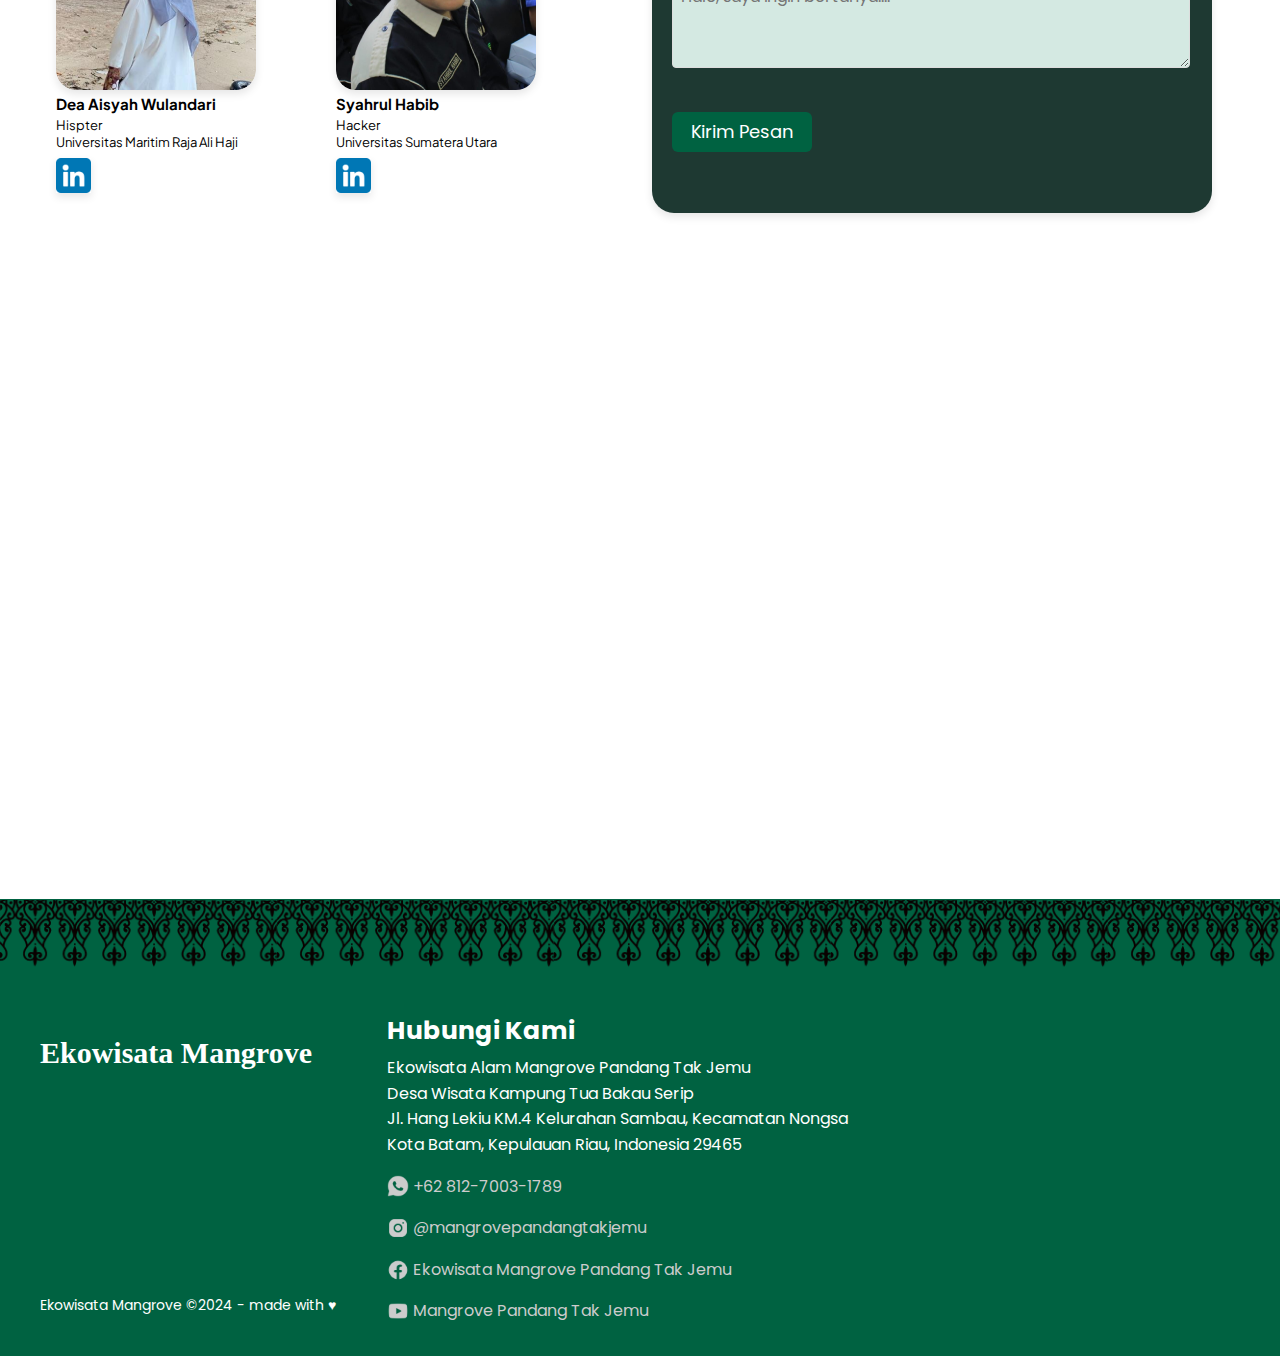
<file: Mangrove Ecotourism/kontak.html>
<!DOCTYPE html>
<html lang="en">
<head>
    <meta charset="UTF-8">
    <meta name="viewport" content="width=device-width, initial-scale=1.0">
    <title>Mangrove Ecotourism</title>
    <link rel="icon" href="asset/logo.png">
    <link rel="stylesheet" href="style/style.css">

    <link rel="preconnect" href="https://fonts.googleapis.com">
    <link rel="preconnect" href="https://fonts.gstatic.com" crossorigin>
    <link href="https://fonts.googleapis.com/css2?family=Plus+Jakarta+Sans:ital,wght@0,200..800;1,200..800&family=Poltawski+Nowy:ital,wght@0,400..700;1,400..700&family=Poppins:ital,wght@0,100;0,200;0,300;0,400;0,500;0,600;0,700;0,800;0,900;1,100;1,200;1,300;1,400;1,500;1,600;1,700;1,800;1,900&family=Rethink+Sans:ital,wght@0,400..800;1,400..800&display=swap" rel="stylesheet">

    <link rel="stylesheet" href="https://cdnjs.cloudflare.com/ajax/libs/font-awesome/6.0.0-beta3/css/all.min.css">
</head>
<body>
    <!-- Navbar Section -->
    <nav class="navbar">
        <div class="navbar-brand">
            <img src="asset/logo.png" alt="Logo" class="logo">
            <span>Ekowisata Mangrove <br> Pandang Tak Jemu</span>
        </div>
        <ul class="navbar-menu">
            <li><a href="index.html">Beranda</a></li>
            <li><a href="wisata.html">Wisata</a></li>
            <li><a href="fasilitas.html">Fasilitas</a></li>
            <li><a href="umkm.html">UMKM</a></li>
            <li><a href="berita.html">Berita</a></li>
            <li><a href="galeri.html">Galeri</a></li>
            <li><a href="#">Kontak</a></li>
        </ul>
        <div class="navbar-search">
            <input type="text" placeholder="Cari..." class="search-input">
            <button class="search-button">
                <img src="asset/Search.png" alt="Search Icon">
            </button>
        </div>
    </nav>

    <!-- Hero Section -->
    <section class="hero">
        <img src="asset/kontak/kontak.png" alt="Hero Image" class="hero-image">
        <div class="hero1-content">
            <h3>Hubungi Kami</h3>
            <p>Ekowisata Mangrove Desa Wisata Kampung Tua Bakau Serip</p>
            <a href="#kontak"><button class="ctb-button"> Jelajahi Sekarang <span class="arrow-icon"><i class="fas fa-angle-right"></i></span></button></a>
        </div>
    </section>
    <!-- End Hero Section -->

    <section class="team-section" id="kontak">
        <h3>Tim Terbaik Kami</h3>
        
        <div class="team-content">
            <div class="team-member">
                <img src="asset/kontak/1.png" alt="Gery D Smith">
                <h4>Gery D Smith</h4>
                <p>Ketua Pokdarwis Kampung Tua Bakau Serip<br> Mangrove Pandang Tak Jemu</p>
                <a href="https://linkedin.com" target="_blank"><img src="asset/kontak/linkedin.png" alt="LinkedIn"></a>
            </div>
            <div class="team-member">
                <img src="asset/kontak/2.png" alt="Izzuddin Haidar Al Qossam">
                <h4>Izzuddin Haidar Al Qossam</h4>
                <p>Project Manager & Scrum Master<br> Institut Pertanian Bogor</p>
                <a href="https://www.linkedin.com/in/izzuddin-haidar-al-qossam-544a531b9/" target="_blank"><img src="asset/kontak/linkedin.png" alt="LinkedIn"></a>
            </div>
            <div class="team-member">
                <img src="asset/kontak/3.png" alt="Dea Aisyah Wulandari">
                <h4>Dea Aisyah Wulandari</h4>
                <p>Hispter<br> Universitas Maritim Raja Ali Haji</p>
                <a href="https://www.linkedin.com/in/dea-aisyah-wulandari-162012309" target="_blank"><img src="asset/kontak/linkedin.png" alt="LinkedIn"></a>
            </div>
            <div class="team-member">
                <img src="asset/kontak/4.png" alt="Syahrul Habib">
                <h4>Syahrul Habib</h4>
                <p>Hacker<br> Universitas Sumatera Utara</p>
                <a href="https://www.linkedin.com/in/syahrul-habib-5b6949295/" target="_blank"><img src="asset/kontak/linkedin.png" alt="LinkedIn"></a>
            </div>
        </div>
    
        <!-- Formulir Kontak -->
        <div class="form-container">   
            <form>
                <h3>Hubungi Kami</h3>
                <p>Ada yang bisa kami bantu?</p>
                <div class="form-group">
                    <label for="exampleFormControlInput1">Nama</label>
                    <input type="text" class="form-control" id="exampleFormControlInput1" placeholder="Nama Lengkap">
                </div>
                <div class="form-group">
                    <label for="exampleFormControlInput2">No. Telepon</label>
                    <input type="text" class="form-control" id="exampleFormControlInput2" placeholder="No. Telepon">
                </div>
                <div class="form-group">
                    <label for="exampleFormControlInput3">Alamat</label>
                    <input type="text" class="form-control" id="exampleFormControlInput3" placeholder="Alamat">
                </div>
                <div class="form-group">
                    <label for="exampleFormControlInput4">Email</label>
                    <input type="email" class="form-control" id="exampleFormControlInput4" placeholder="name@gmail.com">
                </div>
                <div class="form-group">
                    <label for="exampleFormControlTextarea1">Pesan</label>
                    <textarea class="form-control" id="exampleFormControlTextarea1" rows="3" placeholder="Halo, saya ingin bertanya...."></textarea>
                </div>
                <button type="submit" class="btn btn-primary">Kirim Pesan</button>
            </form>
        </div>
    </section>

    <div>
        <iframe src="https://www.google.com/maps/embed?pb=!1m18!1m12!1m3!1d3988.981749336121!2d104.06841577411824!3d1.1733296988154567!2m3!1f0!2f0!3f0!3m2!1i1024!2i768!4f13.1!3m3!1m2!1s0x31d989f50e7ce455%3A0xad4299324777d760!2sPANDANG%20TAK%20JEMU%20(%20Ekowisata%20Mangrove)!5e0!3m2!1sid!2sid!4v1731053677133!5m2!1sid!2sid" width="100%" height="650" style="border:0;" allowfullscreen="" loading="lazy" referrerpolicy="no-referrer-when-downgrade"></iframe>
    </div>

<!-- Footer -->
<footer class="footer">
    <div class="footer-top-decoration">
        <img src="asset/footer/footer.png" alt="Dekorasi atas footer">
        <img src="asset/footer/footer.png" alt="Dekorasi atas footer">
        <img src="asset/footer/footer.png" alt="Dekorasi atas footer">
        <img src="asset/footer/footer.png" alt="Dekorasi atas footer">
        <img src="asset/footer/footer.png" alt="Dekorasi atas footer">
    </div>
    <div class="footer-container">
        <div class="footer-logo">
            <h2>Ekowisata Mangrove</h2>
        </div>
        <div class="footer-contact">
            <h3>Hubungi Kami</h3>
            <p>Ekowisata Alam Mangrove Pandang Tak Jemu<br>
                Desa Wisata Kampung Tua Bakau Serip<br>
                Jl. Hang Lekiu KM.4 Kelurahan Sambau, Kecamatan Nongsa<br>
                Kota Batam, Kepulauan Riau, Indonesia 29465</p>
            <p>
                <a href="http://wa.me/6281270031789"><img src="asset/footer/WhatsApp.png" alt="telepon">+62 812-7003-1789<br></a>
                <a href="https://www.instagram.com/mangrovepandangtakjemu?utm_source=ig_web_button_share_sheet&igsh=ZDNlZDc0MzIxNw=="><img src="asset/footer/Instagram.png" alt="email">@mangrovepandangtakjemu<br></a>
                <a href="https://www.facebook.com/share/1XrFzHPSF9/"><img src="asset/footer/facebook.png" alt="facebokk">Ekowisata Mangrove Pandang Tak Jemu<br></a>
                <a href="https://youtube.com/@mangrovepandangtakjemu151?si=eSrO3rpu5it3s7Nd"><img src="asset/footer/YouTube.png" alt="youtube">Mangrove Pandang Tak Jemu</a>
            </p>
        </div>
        <div class="footer-map">
            <iframe src="https://www.google.com/maps/embed?pb=!1m18!1m12!1m3!1d3988.981749336121!2d104.06841577411824!3d1.1733296988154567!2m3!1f0!2f0!3f0!3m2!1i1024!2i768!4f13.1!3m3!1m2!1s0x31d989f50e7ce455%3A0xad4299324777d760!2sPANDANG%20TAK%20JEMU%20(%20Ekowisata%20Mangrove)!5e0!3m2!1sid!2sid!4v1730996162460!5m2!1sid!2sid" width= "400" height="200" style="border:0;" allowfullscreen="" loading="lazy" referrerpolicy="no-referrer-when-downgrade"></iframe>
        </div>
    </div>
    <div class="footer-bottom">
        <p>Ekowisata Mangrove ©2024 - made with ♥</p>
    </div>
</footer>
<!-- End Footer Section -->

    
    <script src="java/script.js"></script>
</body>
</html>
</file>
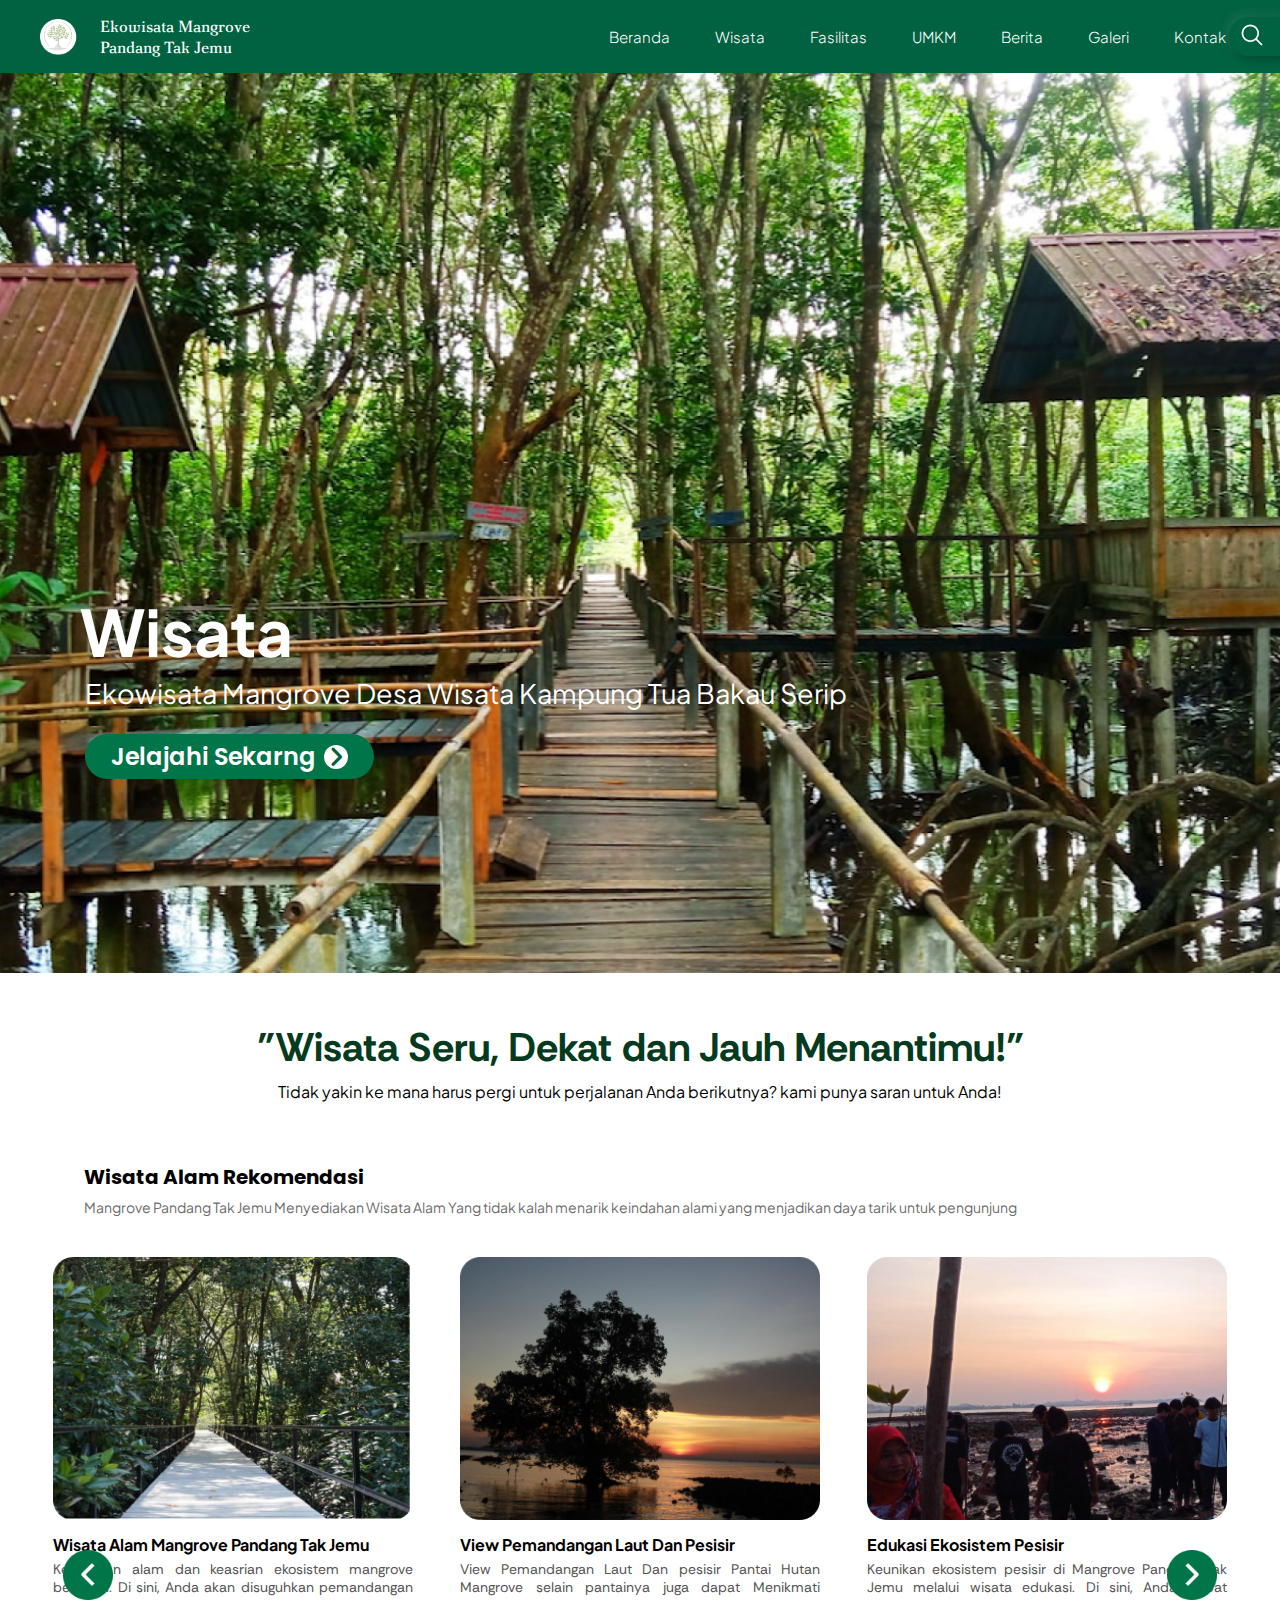
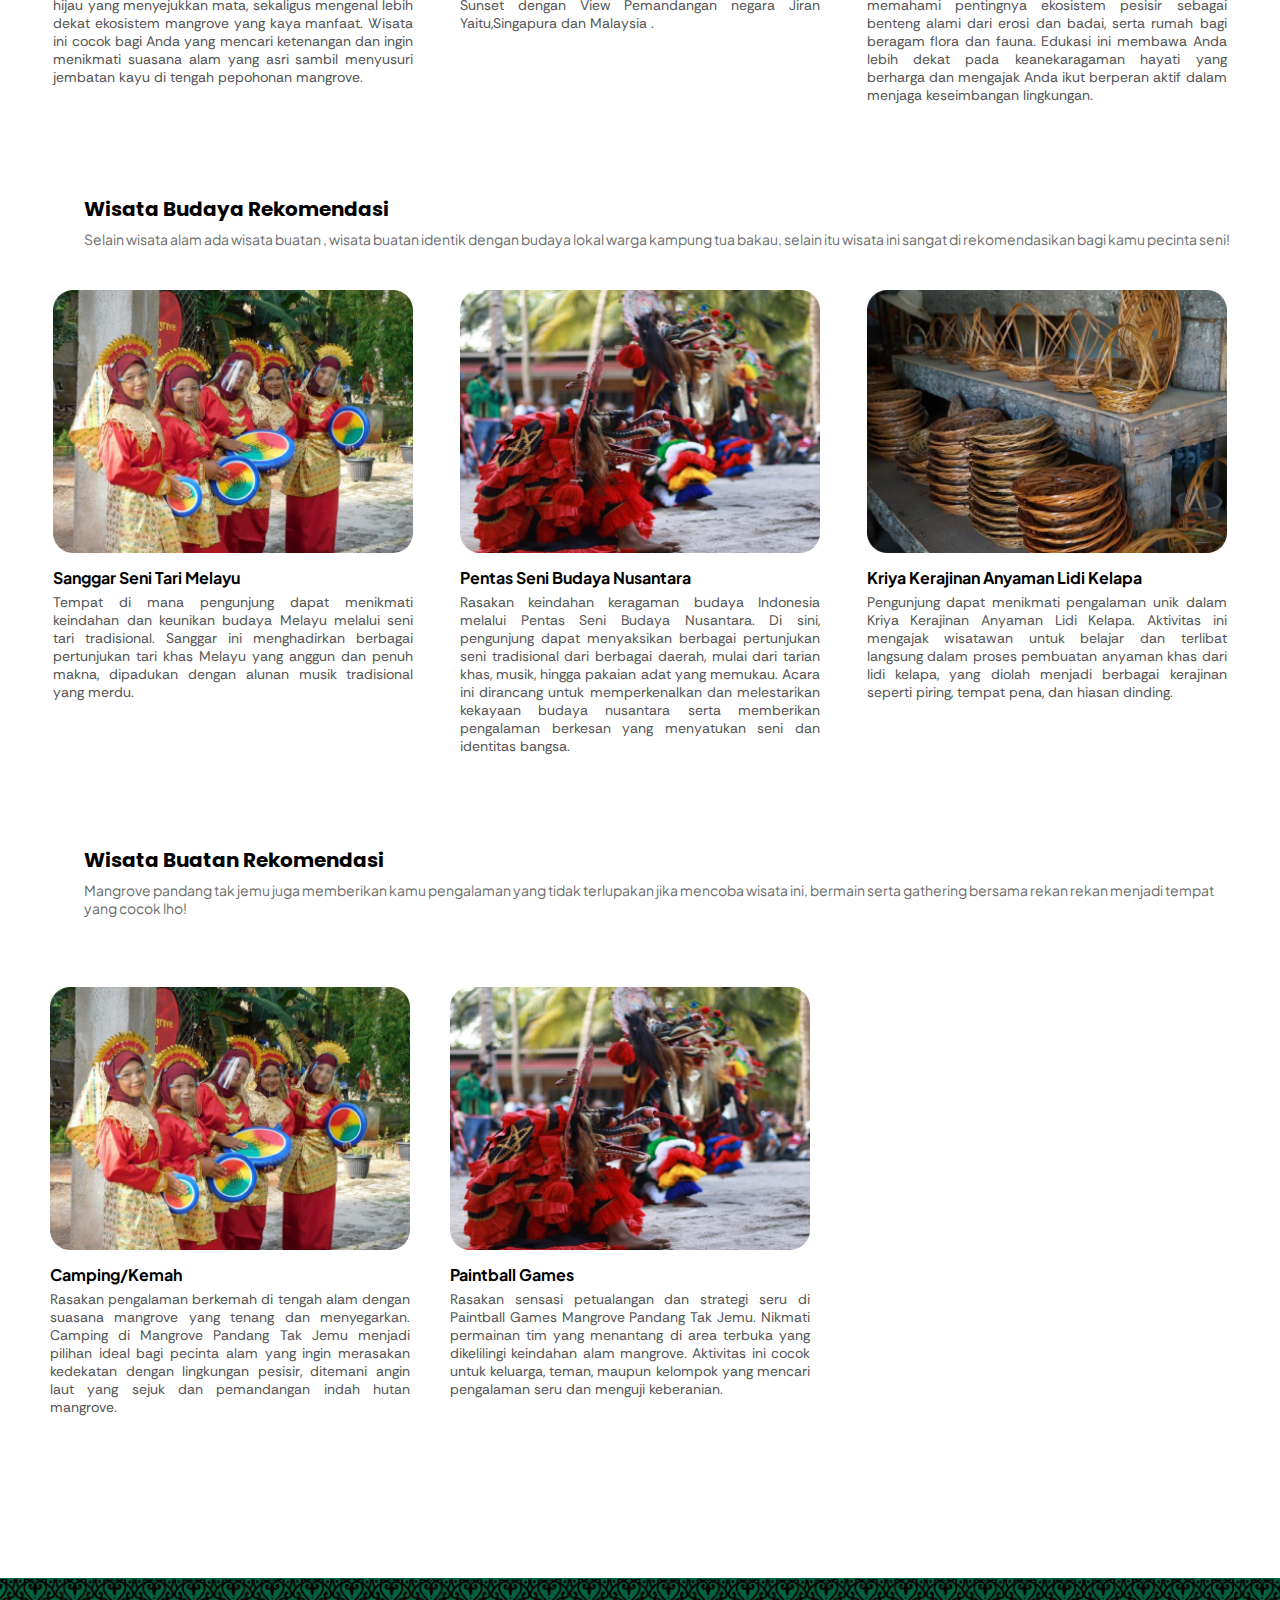
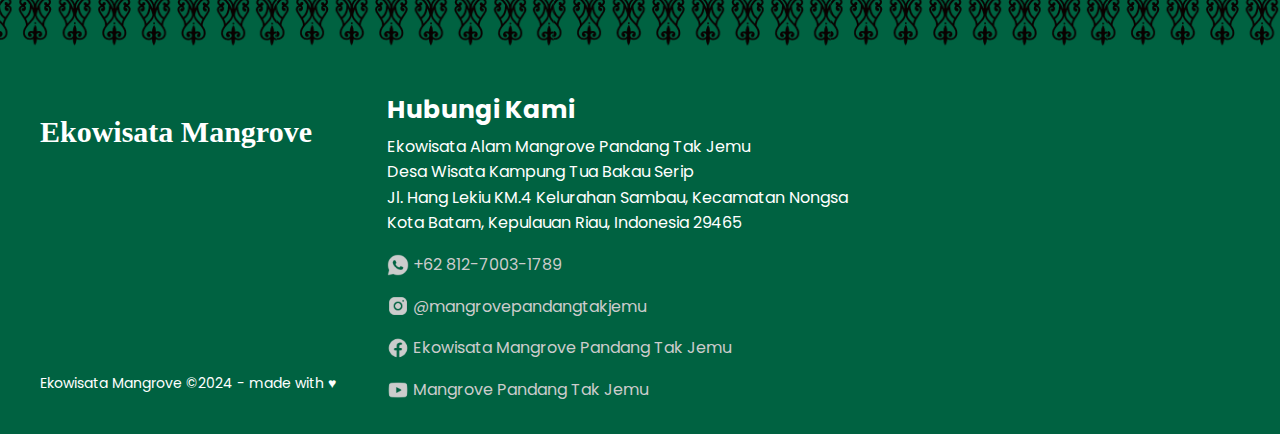
<file: Mangrove Ecotourism/wisata.html>
<!DOCTYPE html>
<html lang="en">
<head>
    <meta charset="UTF-8">
    <meta name="viewport" content="width=device-width, initial-scale=1.0">
    <title>Mangrove Ecotourism</title>
    <link rel="icon" href="asset/logo.png">
    <link rel="stylesheet" href="style/wisata.css"> 

    <link rel="preconnect" href="https://fonts.googleapis.com">
    <link rel="preconnect" href="https://fonts.gstatic.com" crossorigin>
    <link href="https://fonts.googleapis.com/css2?family=Plus+Jakarta+Sans:ital,wght@0,200..800;1,200..800&family=Poltawski+Nowy:ital,wght@0,400..700;1,400..700&family=Poppins:ital,wght@0,100;0,200;0,300;0,400;0,500;0,600;0,700;0,800;0,900;1,100;1,200;1,300;1,400;1,500;1,600;1,700;1,800;1,900&family=Rethink+Sans:ital,wght@0,400..800;1,400..800&display=swap" rel="stylesheet">

    <link rel="stylesheet" href="https://cdnjs.cloudflare.com/ajax/libs/font-awesome/6.0.0-beta3/css/all.min.css">
    
</head>
<body>
    <!-- Navbar Section -->
    <nav class="navbar">
        <div class="navbar-brand">
            <img src="asset/logo.png" alt="Logo" class="logo">
            <span>Ekowisata Mangrove <br> Pandang Tak Jemu</span>
        </div>
        <ul class="navbar-menu">
            <li><a href="index.html">Beranda</a></li>
            <li><a href="wisata.html">Wisata</a></li>
            <li><a href="fasilitas.html">Fasilitas</a></li>
            <li><a href="umkm.html">UMKM</a></li>
            <li><a href="berita.html">Berita</a></li>
            <li><a href="galeri.html">Galeri</a></li>
            <li><a href="kontak.html">Kontak</a></li>
        </ul>
        <div class="navbar-search">
            <input type="text" placeholder="Cari..." class="search-input">
            <button class="search-button">
                <img src="asset/Search.png" alt="Search Icon">
            </button>
        </div>
    </nav>

    <!-- Hero Section -->
    <section class="hero">
        <img src="asset/wisata/wisata.png" alt="Hero Image" class="hero-image">
        <div class="hero1-content">
            <h3>Wisata</h3>
            <p>Ekowisata Mangrove Desa Wisata Kampung Tua Bakau Serip</p>
            <a href="#wisata"><button class="ctb-button"> Jelajahi Sekarng <span class="arrow-icon"><i class="fas fa-angle-right"></i></span></button></a>
        </div>
    </section>
    <!-- End Hero Section -->

    <!-- Wisata Section -->
    <section class="wisata-section" id="wisata">
        <h2>"Wisata Seru, Dekat dan Jauh Menantimu!"</h2>
        <p>Tidak yakin ke mana harus pergi untuk perjalanan Anda berikutnya? kami punya saran untuk Anda!</p>
        <div class="intro-title">
            <h3>Wisata Alam Rekomendasi</h3>
            <p>Mangrove Pandang Tak Jemu Menyediakan Wisata Alam Yang tidak kalah menarik keindahan alami yang menjadikan daya tarik untuk pengunjung</p>
        </div>
        
        <div id="slide-container">
            <!-- Slide 1: First three columns -->
            <div class="container" id="slide-1">
                <div class="column">
                    <img src="asset/wisata/1.png" alt="">
                    <h3>Wisata Alam Mangrove Pandang Tak Jemu</h3>
                    <p>Keindahan alam dan keasrian ekosistem mangrove berpadu. Di sini, Anda akan disuguhkan pemandangan hijau yang menyejukkan mata, sekaligus mengenal lebih dekat ekosistem mangrove yang kaya manfaat. Wisata ini cocok bagi Anda yang mencari ketenangan dan ingin menikmati suasana alam yang asri sambil menyusuri jembatan kayu di tengah pepohonan mangrove.</p>
                </div>
                <div class="column">
                    <img src="asset/wisata/wisata2.png" alt="">
                    <h3>View Pemandangan Laut Dan Pesisir</h3>
                    <p>View Pemandangan Laut Dan pesisir Pantai Hutan Mangrove selain pantainya juga dapat Menikmati Sunset dengan View Pemandangan negara Jiran Yaitu,Singapura dan Malaysia .</p>
                </div>
                <div class="column">
                    <img src="asset/wisata/wisata3.png" alt="">
                    <h3>Edukasi Ekosistem Pesisir</h3>
                    <p>Keunikan ekosistem pesisir di Mangrove Pandang Tak Jemu melalui wisata edukasi. Di sini, Anda dapat memahami pentingnya ekosistem pesisir sebagai benteng alami dari erosi dan badai, serta rumah bagi beragam flora dan fauna. Edukasi ini membawa Anda lebih dekat pada keanekaragaman hayati yang berharga dan mengajak Anda ikut berperan aktif dalam menjaga keseimbangan lingkungan.</p>
                </div>
            </div>

            <!-- Slide 2: Next three columns -->
            <div class="container" id="slide-2" style="display: none;">
                <div class="column">
                    <img src="asset/wisata/wisata4.png" alt="Image 4">
                    <h3>Jelajahi Pesisir Dengan Boat</h3>
                    <p>Nikmati pengalaman unik menyusuri pesisir mangrove menggunakan boat yang akan membawa Anda menjelajahi keindahan ekosistem pesisir dari dekat. Selama perjalanan, Anda akan dapat melihat beragam flora dan fauna khas mangrove sambil merasakan kesejukan udara laut. Aktivitas ini tidak hanya memberi pengalaman menyenangkan, tetapi juga meningkatkan kesadaran akan pentingnya pelestarian mangrove bagi lingkungan.</p>
                </div>
                <div class="column">
                    <img src="asset/wisata/wisata5.png" alt="Image 5">
                    <h3>Penanaman Mangrove</h3>
                    <p>Ikuti pengalaman menanam mangrove di Mangrove Pandang Tak Jemu! Kegiatan ini tak hanya seru, tetapi juga bermakna dalam menjaga keseimbangan ekosistem pesisir. Para pengunjung akan dipandu untuk menanam bibit mangrove, memahami pentingnya pohon mangrove dalam mencegah erosi dan melindungi habitat satwa laut. Dengan berpartisipasi, Anda turut serta dalam pelestarian lingkungan sekaligus menciptakan kenangan yang bermanfaat bagi alam dan masa depan.</p>
                </div>
                <div class="column">
                    <img src="asset/wisata/wisata6.png" alt="Image 6">
                    <h3>Kegiatan Outbond</h3>
                    <p>Outbound di Mangrove Pandang Tak Jemu menawarkan pengalaman seru dan edukatif di tengah alam. Pengunjung dapat mengikuti berbagai kegiatan fisik yang melatih kerjasama, ketangkasan, dan kepemimpinan sambil menikmati keindahan hutan mangrove. Aktivitas ini cocok bagi semua kalangan, mulai dari anak-anak hingga dewasa, dengan instruktur yang berpengalaman untuk memastikan keamanan dan kenyamanan.</p>
                </div>
            </div>
        </div>

        <img id="slide-button" class="left-button" src="asset/wisata/button.png" alt="Prev Button" onclick="prevSlide()">
        <img id="slide-button" class="right-button" src="asset/wisata/button.png" alt="Next Button" onclick="nextSlide()">


        <div class="intro-title">
            <h3>Wisata Budaya Rekomendasi</h3>
            <p>Selain wisata alam ada wisata buatan , wisata buatan identik dengan budaya lokal warga kampung tua bakau, selain itu wisata ini sangat di rekomendasikan bagi kamu  pecinta seni!</p>
        </div>
        <div id="slide-container">
            <div class="container" id="slide-1">
                <div class="column">
                    <img src="asset/wisata/budaya1.png" alt="">
                    <h3>Sanggar Seni Tari Melayu</h3>
                    <p>Tempat di mana pengunjung dapat menikmati keindahan dan keunikan budaya Melayu melalui seni tari tradisional. Sanggar ini menghadirkan berbagai pertunjukan tari khas Melayu yang anggun dan penuh makna, dipadukan dengan alunan musik tradisional yang merdu.</p>
                </div>
                <div class="column">
                    <img src="asset/wisata/budaya2.png" alt="">
                    <h3>Pentas Seni Budaya Nusantara</h3>
                    <p>Rasakan keindahan keragaman budaya Indonesia melalui Pentas Seni Budaya Nusantara. Di sini, pengunjung dapat menyaksikan berbagai pertunjukan seni tradisional dari berbagai daerah, mulai dari tarian khas, musik, hingga pakaian adat yang memukau. Acara ini dirancang untuk memperkenalkan dan melestarikan kekayaan budaya nusantara serta memberikan pengalaman berkesan yang menyatukan seni dan identitas bangsa.</p>
                </div>
                <div class="column">
                    <img src="asset/wisata/budaya3.png" alt="">
                    <h3>Kriya Kerajinan Anyaman Lidi Kelapa</h3>
                    <p>Pengunjung dapat menikmati pengalaman unik dalam Kriya Kerajinan Anyaman Lidi Kelapa. Aktivitas ini mengajak wisatawan untuk belajar dan terlibat langsung dalam proses pembuatan anyaman khas dari lidi kelapa, yang diolah menjadi berbagai kerajinan seperti piring, tempat pena, dan hiasan dinding.</p>
                </div>
            </div>

            <div class="intro-title">
                <h3>Wisata Buatan Rekomendasi</h3>
                <p>Mangrove pandang tak jemu juga memberikan kamu pengalaman yang tidak terlupakan jika mencoba wisata ini, bermain serta gathering bersama rekan rekan menjadi tempat yang cocok lho!</p>
            </div>
            <div class="container-buatan" id="slide-1">
                <div class="column">
                    <img src="asset/wisata/budaya1.png" alt="">
                    <h3>Camping/Kemah</h3>
                    <p>Rasakan pengalaman berkemah di tengah alam dengan suasana mangrove yang tenang dan menyegarkan. Camping di Mangrove Pandang Tak Jemu menjadi pilihan ideal bagi pecinta alam yang ingin merasakan kedekatan dengan lingkungan pesisir, ditemani angin laut yang sejuk dan pemandangan indah hutan mangrove.</p>
                </div>
                <div class="column">
                    <img src="asset/wisata/budaya2.png" alt="">
                    <h3>Paintball Games</h3>
                    <p>Rasakan sensasi petualangan dan strategi seru di Paintball Games Mangrove Pandang Tak Jemu. Nikmati permainan tim yang menantang di area terbuka yang dikelilingi keindahan alam mangrove. Aktivitas ini cocok untuk keluarga, teman, maupun kelompok yang mencari pengalaman seru dan menguji keberanian.</p>
                </div>
            </div>
    </section>

        <!-- Footer -->
    <footer class="footer">
        <div class="footer-top-decoration">
            <img src="asset/footer/footer.png" alt="Dekorasi atas footer">
            <img src="asset/footer/footer.png" alt="Dekorasi atas footer">
            <img src="asset/footer/footer.png" alt="Dekorasi atas footer">
            <img src="asset/footer/footer.png" alt="Dekorasi atas footer">
            <img src="asset/footer/footer.png" alt="Dekorasi atas footer">
        </div>
        <div class="footer-container">
            <div class="footer-logo">
                <h2>Ekowisata Mangrove</h2>
            </div>
            <div class="footer-contact">
                <h3>Hubungi Kami</h3>
                <p>Ekowisata Alam Mangrove Pandang Tak Jemu<br>
                    Desa Wisata Kampung Tua Bakau Serip<br>
                    Jl. Hang Lekiu KM.4 Kelurahan Sambau, Kecamatan Nongsa<br>
                    Kota Batam, Kepulauan Riau, Indonesia 29465</p>
                <p>
                    <a href="http://wa.me/6281270031789"><img src="asset/footer/WhatsApp.png" alt="telepon">+62 812-7003-1789<br></a>
                    <a href="https://www.instagram.com/mangrovepandangtakjemu?utm_source=ig_web_button_share_sheet&igsh=ZDNlZDc0MzIxNw=="><img src="asset/footer/Instagram.png" alt="email">@mangrovepandangtakjemu<br></a>
                    <a href="https://www.facebook.com/share/1XrFzHPSF9/"><img src="asset/footer/facebook.png" alt="facebokk">Ekowisata Mangrove Pandang Tak Jemu<br></a>
                    <a href="https://youtube.com/@mangrovepandangtakjemu151?si=eSrO3rpu5it3s7Nd"><img src="asset/footer/YouTube.png" alt="youtube">Mangrove Pandang Tak Jemu</a>
                </p>
            </div>
            <div class="footer-map">
                <iframe src="https://www.google.com/maps/embed?pb=!1m18!1m12!1m3!1d3988.981749336121!2d104.06841577411824!3d1.1733296988154567!2m3!1f0!2f0!3f0!3m2!1i1024!2i768!4f13.1!3m3!1m2!1s0x31d989f50e7ce455%3A0xad4299324777d760!2sPANDANG%20TAK%20JEMU%20(%20Ekowisata%20Mangrove)!5e0!3m2!1sid!2sid!4v1730996162460!5m2!1sid!2sid" width= "400" height="200" style="border:0;" allowfullscreen="" loading="lazy" referrerpolicy="no-referrer-when-downgrade"></iframe>
            </div>
        </div>
        <div class="footer-bottom">
            <p>Ekowisata Mangrove ©2024 - made with ♥</p>
        </div>
    </footer>
    <!-- End Footer Section -->

    <script src="java/wisata.js"></script> <!-- Link to JavaScript file -->
    <script src="java/script.js"></script>
</body>
</html>
</file>
<file: Mangrove Ecotourism/style/style.css>
* {
    margin: 0;

}
/* Navbar Styling */
.navbar {
    position: flex;
    width: 97%;
    display: flex;
    justify-content: space-between;
    align-items: center;
    padding: 12px 22px;
    background-color: rgba(0, 98, 65, 1);
    color: white;
    overflow: hidden;
    transition: all 0.5s ease;
    opacity: 1;
    transform: translateY(0);
}

.navbar.navbar-scrolled {
    position: fixed;
    top: 0;
    z-index: 1000;
    box-shadow: 0 4px 6px rgba(0, 0, 0, 0.1);
    opacity: 1;
    transform: translateY(0); 
    transition: opacity 0.5s ease-in-out, transform 0.5s ease-in; 
}

body.scrolled {
    padding-top: 80px;
}

.navbar-brand {
    display: flex;
    align-items: center;
    font-family: "Poltawski Nowy", serif;
}

.navbar-brand .logo {
    width: 40px;
    height: 36px;
    margin-right: 20px;
    margin-left: 18px;
}

.navbar-menu {
    list-style: none;
    display: flex;
    gap: 15px; 
    margin-right: -20rem; 
}

.navbar-menu li {
    display: inline;
}

.navbar-menu li a {
    color: white;
    text-decoration: none;
    font-size: 15px;
    padding: 8px 15px;
    transition: background 0.3s;
    font-weight: 300;
    font-family: "Plus Jakarta Sans", serif;
}

.navbar-menu li a:hover {
    background-color: rgb(74, 204, 161);
    border-radius: 5px;
}

.navbar-search {
    display: flex;
    align-items: center;
    gap: 5px;
    padding: 5px;
    border-radius: 5px;
}

.search-input {
    display: none;
    padding: 10px 10px;
    border: none;
    border-radius: 20px;
    outline: none;
    background-color: white; 
    color: grey; 
}

.search-button {
    background-color: rgba(0, 98, 65, 1); 
    border: none;
    padding: 5px 10px;
    border-radius: 50px;
    cursor: pointer;
    box-shadow: 3px 3px 10px rgba(0, 0, 0, 0.3), 
                -3px -3px 10px rgba(255, 255, 255, 0.1);
    padding-right: 2rem;
}

.search-button img {
    width: 26px;
    height: 26px;
}


/* Hero Section  */
.hero {
    position: relative;
    width: 100%;
    height: 100vh; 
    overflow: hidden;
}

.hero-image {
    width: 100%;
    height: 100%;
    object-fit: cover;
    position: absolute;
    top: 0;
    left: 0;
    z-index: 1; 
}

.hero-content {
    position: absolute; 
    z-index: 2; 
    color: white; 
    text-align: left; 
    top: 50%; 
    left: 50px; 
    transform: translateY(-50%); 
}

.hero-content h3 {
    font-size: 2.5em; 
    margin-bottom: 10px; 
    margin-left: 30px;
    font-weight: 80%;
    font-family: "Poppins", serif;
}

.hero-content p {
    font-size: 15px; 
    margin-bottom: 20px;
    display: flex;
    align-items: center;
    gap: 8px; 
    margin-top: 1.5rem;
    margin-left: 35px;
    font-family: "Plus Jakarta Sans", serif;
}


.hero-content p i {
    color: white; 
    font-size: 2rem; 
}


.cta-button {
    background-color: rgba(0, 98, 65, 1); 
    color: white; 
    border: none;
    padding: 5px 26px;
    border-radius: 10px; 
    margin-top: 1.5rem;
    cursor: pointer;
    transition: background-color 0.3s; 
    display: inline-flex;
    align-items: center;
    gap: 8px; 
    position: relative;
    margin-left: 40px;
    font-family: "Poppins", serif;
    font-size: 1.5rem;
    font-weight: 600;
}

.cta-button:hover {
    background-color: rgb(1, 189, 126);
}

.arrow-icon {
    background-color: white; 
    color: rgba(0, 98, 65, 1);
    border-radius: 50%; 
    width: 24px;
    height: 24px;
    display: flex;
    align-items: center;
    justify-content: center;
}

.arrow-icon i {
    font-size: 1rem; 
}
/* End Hero Section  */

/* Mangrove Info Section */
.mangrove-info {
    padding: 40px;
    background-color: #f8f8f8;
    margin-top: 0;
}

.mangrove-info h2 {
    color: #006241;
    font-size: 2.2rem;
    font-family: "Plus Jakarta Sans", serif;
    margin-bottom: 4px;
    text-align: center;
}

.mangrove-info p {
    color: #333;
    font-size: 14px;
    margin: 10px 0 10px;
    font-family: "Plus Jakarta Sans", serif;
    text-align: center;
}

.video-container {
    width: 100%;
    max-width: 900px; 
    margin: 40px auto ;
    position: relative;
    padding-bottom: 28.125%; 
    height: 0;
    overflow: hidden;
}

.video-container iframe {
    position: absolute;
    top: 0;
    left: 0;
    width: 100%;
    height: 100%;
    border-radius: 8px;
    border: none;
}

.mangrove-info p:last-of-type {
    font-size: 16px;
    line-height: 1.6; 
    color: #333;
    margin-top: 20px;
    text-align: justify;
    font-family: "Rethink Sans", serif;
    max-width: 80%; 
    margin-left: auto;
    margin-right: auto;
    text-indent: 57px; 
}
/* Mangrove Info Section */

/* Slider Section */
.slider-section {
    text-align: center;
    padding: 20px;
    background-color: #f8f8f8;
}

.slider-section h2 {
    font-family: "Plus Jakarta Sans", serif;
    font-size: 2.2rem;
    color: black;
    margin-bottom: 20px;
    margin-top: 2rem;
}

.slider-container {
    position: relative;
    max-width: 97vw; /* Mengatur lebar hampir penuh layar */
    margin: auto;
    background-color: rgba(67, 147, 108, 1);
    padding: 20px;
    border-radius: 8px;
    box-sizing: border-box;
    margin-top: 5rem;
}

.slide {
    display: none;
    color: white;
    padding: 20px;
    flex-direction: column;
    align-items: center;
    height: auto;
}

.slide h2{
    font-size: 30px;
    color: white;
    text-align: center;
    margin-bottom: 10px;
    font-family: "Rethink Sans", serif;
}

.slide-content {
    display: flex;
    align-items: center;
    justify-content: space-between;
    height: 100%;
}

.text-content {
    flex: 1;
    padding-right: 90px;
    text-align: justify;
    margin-left: 50px;
}

.text-content h3 {
    font-size: 30px;
    color: white;
    font-family: "Rethink Sans", serif;
}

.text-content p {
    font-size: 15px;
    color: white;
    margin-top: 15px;
    font-family: "Rethink Sans", serif;
}

.slide-content img {
    height: 196px;
    width: 350px;
    object-fit: cover;
    border-radius: 8px;
    margin-right: 50px;
    margin-top: 20px;
}

.prev, .next {
    cursor: pointer;
    position: absolute;
    top: 50%;
    transform: translateY(-50%);
    font-size: 18px;
    color: rgba(0, 98, 65, 1);
    font-weight: bold;
    background-color: white;
    width: 40px;       
    height: 40px;      
    border: none;
    border-radius: 50%; 
    display: flex;
    align-items: center;
    justify-content: center;
    transition: background-color 0.3s ease;
}

.prev {
    left: 24px; 
}

.next {
    right: 24px; 
}

.prev:hover, .next:hover {
    background-color: rgba(0, 98, 65, 1);
    color: white;
}


.dot-container {
    text-align: center;
    padding: 10px 0;
}

.dot {
    height: 12px;
    width: 12px;
    margin: 0 5px;
    background-color: rgba(109, 109, 109, 1);
    border-radius: 50%;
    display: inline-block;
    cursor: pointer;
}

.dot.active {
    background-color: white;
}
/* End Of Slide Section*/

/* Keunikan Section*/
.uniqueness-section {
    background-color: #f9f9f9; 
    padding: 20px 10px;
    text-align: center;
}

.uniqueness-section h2 {
    font-size: 2rem;
    margin-bottom: 31px;
    margin-top: 4.7rem;
    font-family: "Plus Jakarta Sans", serif;
    color: black;
}

.uniqueness-list {
    list-style: none; 
    padding: 0;
    display: flex;
    justify-content: center;
    flex-wrap: wrap; 
    gap: 30px; 
    margin-top: 2rem;
}

.uniqueness-list li {
    background-color: #ffffff; 
    border-radius: 18px; 
    box-shadow: 0 3px 25px rgba(0, 0, 0, 0.2); 
    padding: 20px;
    width: 300px; 
    text-align: left; 
    transition: box-shadow 0.3s; 
    margin-bottom: 15px;
}

.uniqueness-list li:hover {
    box-shadow: 0 4px 20px rgba(0, 0, 0, 0.3); 
}

.uniqueness-image {
    width: 100%; 
    height: auto; 
    border-radius: 8px; 
    margin-bottom: 10px; 
}

.uniqueness-list h3 {
    font-size: 19px;
    margin-bottom: 10px;
    font-family: "Plus Jakarta Sans", serif;
    margin-top: 0.2rem;
}

.uniqueness-list p {
    font-size: 14px;
    color: #555;
    margin-top: 1rem;
    font-family: "Rethink Sans", serif;
}
/* End Keunikan Section */

/* Wisata Section */
.wisata-section {
    text-align: center;
    padding: 40px;
}

.wisata-section h2 {
    font-size: 2rem;
    margin-bottom: 8px;
    font-family: "Poppins", serif;
    font-weight: 700;
    margin-top: 8px;
}

.wisata-section p {
    margin-bottom: 40px;
    font-size: 1.1rem;
    font-family: "Plus Jakarta Sans";
}

.wisata-list {
    display: flex;
    gap: 24px;
    justify-content: center;
    flex-wrap: wrap;
}

.wisata-item {
    overflow: hidden;
    width: 30%;
    /* box-shadow: 0 4px 8px rgba(0, 0, 0, 0.1); */
    transition: transform 0.3s;
}

/* .wisata-item:hover {
    transform: scale(1.05);
} */

.wisata-image {
    width: 95%;
    height: auto;
    margin-top: 10px;
    margin-bottom: 0;
}

.wisata-info {
    padding: 15px;
    text-align: left;
}


.small-title {
    background-color: rgba(217, 217, 217, 1);
    padding: 5px 10px;
    border-radius: 20px;
    margin-bottom: 10px;
    display: inline-block;
    font-size: 16px;
    font-family: "Plus Jakarta Sans";
    color: rgba(109, 109, 109, 1);
}

.wisata-info h3 {
    font-size: 16px;
    margin-left: 2px;
    font-family: "Plus Jakarta Sans", serif;
}

.wisata-info p {
    color: #555;
    font-size: 16px;
    margin-top: 3px;
    margin-left: 2px;
    font-family: "Rethink Sans", serif;
}

.wisata-main-button-container {
    text-align: center;
    margin-top: 25px;
}

.wisata-main-button {
    padding: 8px 24px;
    background-color: rgba(0, 117, 74, 1); 
    color: white;
    border: none;
    border-radius: 20px;
    cursor: pointer;
    font-size: 25px;
    transition: background-color 0.3s;
    font-family: "Poppins";
    font-weight: 600;
}

.wisata-main-button:hover {
    background-color: rgb(74, 204, 161); 
}

.icon-arrow {
    width: 37px; 
    height: auto;
    margin-left: 2px;
    vertical-align: middle;
}
/* End Wisata Section */

/* UMKM Section */
.umkm-section {
    text-align: center;
    padding: 40px 20px;
}

.umkm-section h2 {
    font-size: 2rem;
    margin-bottom: 9px;
    font-family: "Poppins", serif;
    font-weight: 700;
    margin-top: 8px;
}

.umkm-section p {
    margin-bottom: 47px;
    font-size: 1.1rem;
    font-family: "Plus Jakarta Sans";
}

.umkm-list {
    display: flex;
    justify-content: center;
    gap: 20px;
    flex-wrap: wrap;
}

.umkm-item {
    display: flex;
    flex-direction: column;
    justify-content: space-between;
    height: 100%;
    background-color: #fff;
    border: 1px solid #ddd;
    border-radius: 18px;
    width: 250px;
    padding: 15px;
    text-align: left;
    box-shadow: 0 20px 40px rgba(0, 0, 0, 0.2); 
    margin-bottom: 60px;
    font-family: "Plus Jakarta Sans", serif;
    font-weight: 500;
    font-size: 14px;
}

.umkm-item img {
    width: 100%;
    height: auto;
    border-radius: 8px;
    margin-bottom: 10px;
}

.umkm-item h3 {
    margin: 10px 0 5px;
    font-size: 16px;
    font-family: "Plus Jakarta Sans", serif;
}

.umkm-item span {
    background-color: rgba(217, 217, 217, 1);
    padding: 2px 6px;
    border-radius: 12px; 
    font-size: 14px;
    font-family: "Plus Jakarta Sans";
    color: rgba(109, 109, 109, 1);
    display: inline-flex; 
    align-items: center;
    max-width: fit-content; 
}

.umkm-item p {
    font-size: 14px;
    font-family: "Plus Jakarta Sans", serif;
    margin: 10px 0;
    margin-top: 2px;
}

.button-container {
    display: flex;
    justify-content: flex-end;
    margin-top: auto;
}

.order-button {
    background-color: rgba(24, 121, 73, 1);
    color: white;
    padding: 8px 16px;
    border: none;
    border-radius: 10px;
    cursor: pointer;
    display: flex;
    align-items: center; 
    gap: 8px;
    height: 40px; 
    font-family: "Plus Jakarta Sans", serif;
    font-weight: 550;
    font-size: 16px;
}

.order-button:hover {
    background-color: rgb(74, 204, 161);
}

.order-button .icon-send {
    height: 100%; 
    max-height: 24px; 
    vertical-align: middle; 
    margin-top: 8px;
}
/* End UMKM Section */

/* Fasilitas Section */
.fasilitas-section {
    text-align: center;
    padding: 40px 20px;
    background-color: #EAF4F4;
}

.fasilitas-section h2 {
    font-size: 35px;
    margin-bottom: 12px;
    font-family: "Poppins", serif;
    font-weight: 700;
    color: #000;
}

.fasilitas-section p {
    margin-bottom: 3rem;
    font-size: 16px;
    font-family: "Plus Jakarta Sans";
    color: #333;
}

.fasilitas-list {
    display: flex;
    justify-content: center;
    gap: 20px;
    flex-wrap: wrap;
    margin-bottom: 1rem;
}

.fasilitas-item {
    width: 340px; 
    padding: 15px;
    text-align: center;
    display: flex;
    flex-direction: column;
    align-items: center; 
}

.fasilitas-item img {
    width: 100%; 
    height: auto;
    border-radius: 5px;
}

.fasilitas-item h3 {
    font-size: 18px;
    font-family: "Plus Jakarta Sans", serif;
    margin-top: -42px;
    background-color: rgba(0, 0, 0, 0.6); 
    color: white;
    padding: 10px;
    width: 94.2%; 
    border-radius: 0 0 5px 5px; 
    text-align: center;
}

.rating {
    color: #FFD700;
    font-size: 1.2rem;
    margin-top: 5px;
}
/* End Fasilitas Section */

/* Hero Forall Section */
.hero1-content {
    position: absolute; 
    z-index: 2; 
    color: white; 
    text-align: left; 
    top: 68%; 
    left: 50px; 
    transform: translateY(-50%); 
}

.hero1-content h3 {
    font-size: 64px; 
    margin-bottom: 5px; 
    margin-left: 35px;
    font-weight: 80%;
    font-family: "Plus Jakarta Sans", serif;
}

.hero1-content p {
    font-size: 27px; 
    display: flex;
    align-items: center;
    margin-top: 5px;
    margin-left: 35px;
    font-family: "Plus Jakarta Sans", serif;
    font-weight: 400;
}

.ctb-button {
    background-color: rgba(0, 117, 74, 1); 
    color: white; 
    border: none;
    padding: 5px 26px;
    border-radius: 30px; 
    margin-top: 1.5rem;
    cursor: pointer;
    transition: background-color 0.3s; 
    display: inline-flex;
    align-items: center;
    gap: 8px; 
    position: relative;
    margin-left: 35px;
    font-family: "Poppins", serif;
    font-size: 1.5rem;
    font-weight: 600;
}

.ctb-button:hover {
    background-color: rgb(1, 189, 126);
}

.arrow-icon {
    background-color: white; 
    color: rgba(0, 98, 65, 1);
    border-radius: 50%; 
    width: 24px;
    height: 24px;
    display: flex;
    align-items: center;
    justify-content: center;
}
/* End Hero Forall Section */

/* Footer Section*/

.footer {
    background-color: rgba(0, 98, 65, 1);
    color: white;
    padding: 20px 0;
    text-align: center;
    position: relative;
}

.footer-top-decoration {
    display: flex;
    justify-content: repeat;
    overflow: hidden;
    margin-top: -1.2rem;
}

.footer-top-decoration img {
    height: 75px; 
    width: auto;
}

.footer-container {
    display: flex;
    justify-content: space-between;
    align-items: flex-start;
    text-align: left;
    max-width: 1200px;
    margin: 0 auto;
    margin-top: 3rem;
    padding: 13px;
    gap: 20px;
}

.footer-logo h2 {
    font-size: 30px;
    font-family: "Poltawsky Nowi";
}

.footer-contact {
    margin-left: -1rem;
}

.footer-contact h3 {
    font-size: 25px;
    font-family: "Poppins", serif;
    font-weight: 650;
    margin-top: -1.5rem;
}

.footer-contact p {
    font-size: 16px;
    font-family: "Poppins", serif;
    line-height: 1.6;
    margin: 5px 0;
}

.footer-contact a {
    color: #ccc; 
    text-decoration: none; 
    display: flex;
    align-items: center;
    gap: 4px; 
    margin: 5px 0; 
    margin-top: 1rem;
}

.footer-contact a:hover {
    color: grey; 
}

.footer-contact img {
    width: 22px; 
    height: 22px;
    filter: brightness(0.8) saturate(0.1);
}


.footer-map iframe {
    margin-top: 2rem;
    width: 130%;
    max-width: 300px;
    border-radius: 8px;
}

.footer-bottom {
    background-color: none;
    padding: 20px;
    font-size: 14px;
    text-align: center;
    color: white;
    display: flex;
    justify-content: space-between;
    align-items: center;
    flex-direction: row;
    max-width: 1200px;
    margin: 0 auto;
    margin-top: -4.2rem;
}

.footer-bottom p {
    margin: 0;
    font-family: "Poppins", serif;
}

.footer-bottom .footer-logo-text {
    text-align: left;
    font-size: 16px;
    font-weight: bold;
}

.footer-bottom .footer-copy {
    text-align: right;
    font-size: 14px;
    padding-right: 20px;
}

/* Kontak Section */
.team-section {
    display: flex;
    justify-content: space-between; 
    flex-wrap: nowrap; 
    gap: 2rem;
    padding: 2rem;
}

.team-section h3 {
    display: flex;
    font-size: 40px;
    font-family: "Rethink Sans", serif;
    text-align: left;
    margin-bottom: 2rem;
    white-space: nowrap; 
    margin-left: 3.3rem;
    margin-top: 1.5rem;
}

.team-content {
    display: grid;
    grid-template-columns: 1fr 1fr;
    row-gap: -1.5rem;
    column-gap: 3rem;
    max-width: 500px; 
    width: 500%;
    margin-top: 7rem;
    margin-left: -29rem;
}

.team-member {
    border-radius: 8px;
    padding: 1rem;
    text-align: left;
}

.team-member img {
    width: 200px; 
    height: 200px; 
    border-radius: 20px;
    box-shadow: 0 4px 8px rgba(0, 0, 0, 0.1);
    object-fit: cover; 
}


.team-member h4 {
    font-size: 15px;
    margin-bottom: 0.25rem;
    font-family: "Plus Jakarta Sans";
}

.team-member p {
    font-size: 13px;
    color: black;
    margin-bottom: 0.5rem;
    font-family: "Plus Jakarta Sans";
    line-height: 1.3;
}

.team-member a img {
    width: 35px;
    height: auto;
    border-radius: 0%;
}

.form-container {
    padding: 20px;
    margin-top: 65px;
    margin-right: 3%;
    padding-right: 40px;
    max-width: 500px;
    width: 500%; 
    background-color: rgba(30, 57, 50, 1); 
    border-radius: 22px; 
    box-shadow: 0 4px 8px rgba(0, 0, 0, 0.1); 
}

.form-container h3 {
    font-size: 26px;
    font-family: "Poppins", serif;
    font-weight: 600;
    margin-top: -5px;
    margin-bottom: 13px;
    margin-left: 0;
    color: white;
}

.form-container p {
     font-size: 18px;
     font-family: "Poppins", serif;
     color: rgba(212, 233, 226, 1);
     margin-bottom: 10px;
}

form .form-group {
    margin-bottom: 1rem;
}

form .form-group label {
    display: block;
    font-weight: 450;
    color: white; 
    margin-bottom: 0.5rem;
    font-family: "Poppins";
    font-size: 16px;
}

form .form-group input,
form .form-group textarea {
    width: 100%;
    padding: 0.5rem;
    border: 1px solid #ddd;
    border-radius: 4px;
    background-color: rgba(212, 233, 226, 1);
    color: rgba(129, 118, 118, 1);
    font-family: "Poppins";
    font-size: 16px;
}

form button {
    display: flex;
    padding: 0.4rem 1.2rem;
    background-color: rgba(0, 98, 65, 1);
    color: #ffff;
    border: none;
    border-radius: 6px;
    cursor: pointer;
    font-family: "Poppins";
    font-size: 18px;
    margin-top: 2.5rem;
}

form button:hover {
    background-color: rgb(74, 204, 161);
}

/* News Section */
.news-section {
    text-align: center;
    font-family: Arial, sans-serif;
    padding: 20px;
  }
  
.news-section h2 {
    font-size: 40px;
    margin-bottom: 8px;
    font-family: "Rethink Sans", serif;
    font-weight: 700;
    margin-top: 8px;
    color: rgba(4, 59, 32, 1);
}

.news-section p {
    margin-bottom: 60px;
    font-size: 16px;
    font-family: "Plus Jakarta Sans";
    line-height: 30px;
}

.container {
    display: flex;
    gap: 30px;
    justify-content: center;
    align-items: flex-start;
    font-family: Arial, sans-serif;
    margin-bottom: 30px;
  }
  
.news-slider {
    position: relative;
    width: 65%;
    max-width: 700px;
    overflow: hidden;
}
  
.news-slide {
    display: none;
    position: relative;
}
  
.news-slide img {
    width: 100%;
    height: auto;
}
  
.slide-caption a {
    position: absolute;
    bottom: 40px; 
    left: 10px;
    color: #fff;
    text-align: left;
    text-decoration: none;
    padding: 10px;
    font-family: "Poppins";
    font-size: 18px;
    border-radius: 4px;
}
  
.dot-news-container {
    position: absolute;
    bottom: 20px; 
    width: 100%;
    text-align: center;
}
  
.dot-news {
    height: 12px;
    width: 12px;
    margin: 0 5px;
    background-color: #bbb;
    border-radius: 50%;
    display: inline-block;
    cursor: pointer;
}
  
  .dot-news.active {
    background-color: #717171;
}
  
.news-solo {
    width: 100%; 
    max-width: 340px;
    display: flex;
    flex-direction: column;
}
  
.news-solo img {
    width: 100%; 
    height: auto; 
    object-fit: cover; 
}
  
.news-details {
    text-align: left; 
    padding: 10px 0; 
    color: black;
    font-family: "Poppins";
}
  
.news-details p {
    font-size: 16px;
    font-weight: 500;
    margin: 0;
    margin-bottom: 10px;
}
  
.news-meta {
    display: flex;
    align-items: center;
    gap: 7.8rem; 
    font-size: 14px;
    color: grey;
}
  
.news-meta img{
    width: 40%;
    height: auto;
}

.news-grid {
    display: flex;
    gap: 25px; 
    justify-content: center;
    flex-wrap: wrap;
    margin-top: 5rem; 
}
  
.news-item {
    width: 100%;
    max-width: 250px;
    text-align: left;
    display: flex;
    flex-direction: column;
    margin-bottom: 50px; 
    font-family: "Poppins";
}

.news-item a {
    text-decoration: none;
}
  
.image-container {
    position: relative;
    width: 100%;
}

.news-logo {
    position: absolute;
    width: 5%;
    height: auto;
    margin-bottom: 8px;
    margin-top: -2rem;
}
  
.news-item h3 {
    font-size: 14px;
    color: black;
    margin: 5px 0 5px;
    margin-bottom: 0;
}
  
.news-item h3 a:hover {
    color: grey;
    text-decoration: underline;
}
  
.news-item p {
    font-size: 14px;
    color: grey;
    margin: 0;
    font-family: "Plus Jakarta Sans";
}
/* End News Section */

/* Galeri Section */
.gallery-section {
    text-align: center;
    padding: 2rem;
}

.gallery-section h2 {
    font-size: 40px;
    margin-bottom: 8px;
    font-family: "Rethink Sans", serif;
    font-weight: 700;
    margin-top: 8px;
    color: rgba(4, 59, 32, 1);
}

.gallery-section p {
    margin-bottom: 60px;
    font-size: 16px;
    font-family: "Plus Jakarta Sans";
    line-height: 30px;
}

.gallery-cards {
    display: flex;
    justify-content: center;
    gap: 3rem;
    flex-wrap: wrap;
}

.gallery-card {
    overflow: hidden;
    width: 330px;
    text-align: left;
}

.gallery-card img {
    width: 100%;
    height: auto;
    display: block;
    border-radius: 20px;
}

.card-content p {
    padding: 1rem;
    font-size: 18px;
    color: black;
    font-family: "Plus Jakarta Sans";
    font-weight: 550;
    text-align: left;
}

.gallery-description {
    margin-top: 1rem;
    text-align: left;
    max-width: 1100px;
    margin-left: auto;
    margin-right: auto;
    color: black;
    font-family: "Plus Jakarta Sans";
}

.gallery-description h3 {
    font-size: 40px;
    margin-bottom: 1rem;
}

.gallery-description .date {
    font-size: 16px;
    color: grey;
    margin-bottom: 2.5rem;
}

.gallery-description p {
    font-size: 18px;
    line-height: 1.6;
    margin-bottom: 6rem;
    text-align: justify;
}

.photo-gallery {
    display: grid;
    grid-template-columns: repeat(3, 1fr);
    gap: 2.3rem;
    margin-top: 2rem;
    max-width: 86%;
    margin-left: auto;
    margin-right: auto;
}

.photo-gallery img {
    width: 100%;
    height: auto;
    border-radius: 20px;
    object-fit: cover;
    box-shadow: 0 4px 8px rgba(0, 0, 0, 0.1);
}

.gallery-video-container {
    max-width: 1100px;
    max-height: auto;
    margin: 2rem auto;
    text-align: center;
    margin-top: 8rem;
}

.gallery-video-container iframe {
    width: 100%;
    height: 600px;
    border-radius: 8px;
    box-shadow: 0 4px 8px rgba(0, 0, 0, 0.1);
}
</file>
<file: Mangrove Ecotourism/style/wisata.css>
* {
    margin: 0;
}

.navbar {
    position: relative;
    width: 100%;
    display: flex;
    justify-content: space-between;
    align-items: center;
    padding: 12px 22px;
    background-color: rgba(0, 98, 65, 1);
    color: white;
    overflow: hidden;
    transition: all 0.5s ease;
    opacity: 1;
    transform: translateY(0);
}

.navbar.navbar-scrolled {
    position: fixed;
    top: 0;
    z-index: 1000;
    box-shadow: 0 4px 6px rgba(0, 0, 0, 0.1);
    opacity: 1;
    transform: translateY(0); 
    transition: opacity 0.5s ease-in-out, transform 0.5s ease-in; 
}

body.scrolled {
    padding-top: 80px;
}

.navbar-brand {
    display: flex;
    align-items: center;
    font-family: "Poltawski Nowy", serif;
}

.navbar-brand .logo {
    width: 40px;
    height: 36px;
    margin-right: 20px;
    margin-left: 18px;
}

.navbar-menu {
    list-style: none;
    display: flex;
    gap: 15px; 
    margin-right: -20rem; 
}

.navbar-menu li {
    display: inline;
}

.navbar-menu li a {
    color: white;
    text-decoration: none;
    font-size: 15px;
    padding: 8px 15px;
    transition: background 0.3s;
    font-weight: 300;
    font-family: "Plus Jakarta Sans", serif;
}

.navbar-menu li a:hover {
    background-color: rgb(74, 204, 161);
    border-radius: 5px;
}

.navbar-search {
    display: flex;
    align-items: center;
    gap: 5px;
    padding: 5px;
    border-radius: 5px;
}

.search-input {
    display: none;
    padding: 10px 10px;
    border: none;
    border-radius: 20px;
    outline: none;
    background-color: white; 
    color: grey; 
}

.search-button {
    background-color: rgba(0, 98, 65, 1); 
    border: none;
    padding: 5px 10px;
    border-radius: 50px;
    cursor: pointer;
    box-shadow: 3px 3px 10px rgba(0, 0, 0, 0.3), 
                -3px -3px 10px rgba(255, 255, 255, 0.1);
    padding-right: 2rem;
}

.search-button img {
    width: 26px;
    height: 26px;
}

.hero {
    position: relative;
    width: 100%;
    height: 100vh; 
    overflow: hidden;
}

.hero-image {
    width: 100%;
    height: 100%;
    object-fit: cover;
    position: absolute;
    top: 0;
    left: 0;
    z-index: 1; 
}

/* Hero For all Page */
.hero1-content {
    position: absolute; 
    z-index: 2; 
    color: white; 
    text-align: left; 
    top: 68%; 
    left: 50px; 
    transform: translateY(-50%); 
}

.hero1-content h3 {
    font-size: 64px; 
    margin-bottom: 5px; 
    margin-left: 30px;
    font-weight: 80%;
    font-family: "Plus Jakarta Sans", serif;
}

.hero1-content p {
    font-size: 27px; 
    display: flex;
    align-items: center;
    margin-top: 5px;
    margin-left: 35px;
    font-family: "Plus Jakarta Sans", serif;
    font-weight: 400;
}


.ctb-button {
    background-color: rgba(0, 117, 74, 1); 
    color: white; 
    border: none;
    padding: 5px 26px;
    border-radius: 30px; 
    margin-top: 1.5rem;
    cursor: pointer;
    transition: background-color 0.3s; 
    display: inline-flex;
    align-items: center;
    gap: 8px; 
    position: relative;
    margin-left: 35px;
    font-family: "Poppins", serif;
    font-size: 1.5rem;
    font-weight: 600;
}

.ctb-button:hover {
    background-color: rgb(1, 189, 126);
}

.arrow-icon {
    background-color: white; 
    color: rgba(0, 98, 65, 1);
    border-radius: 50%; 
    width: 24px;
    height: 24px;
    display: flex;
    align-items: center;
    justify-content: center;
}
/* End Hero For all Page */

/* Wisata Section */
.wisata-section {
    text-align: center;
    padding: 40px;
}

.wisata-section h2 {
    font-size: 40px;
    margin-bottom: 8px;
    font-family: "Rethink Sans", serif;
    font-weight: 700;
    margin-top: 8px;
    color: rgba(4, 59, 32, 1);
}

.wisata-section p {
    margin-bottom: 60px;
    font-size: 16px;
    font-family: "Plus Jakarta Sans";
}

.intro-title h3{
    text-align: left;
    font-size: 20px;
    margin-bottom: -10px;
    margin-left: 2rem;
    color: black;
    padding-left: 12px; 
    font-family: "Poppins";
}

.intro-title p {
    text-align: left;
    font-size: 14px;
    margin-top: 16px;
    font-family: "Plus Jakarta Sans";
    color: rgba(109, 109, 109, 1);
    padding-left: 12px;
    margin-left: 2rem
}


.container {
    display: flex;
    justify-content: space-around;
    gap: 20px;
    margin: 20px auto;
    max-width: 1200px;
    margin-top: -1.8rem;
    transition: transform 0.8s ease-in-out;
}

.column {
    width: 30%;
    padding: 10px;
    text-align: left;
}

.column img {
    width: 100%;
    height: auto;
    border-radius: 5px;
}

.column h3 {
    margin-top: 10px;
    font-size: 16px;
    font-family: "Plus Jakarta Sans";
}

.column p {
    margin-top: 5px;
    font-size: 14px;
    color: #555;
    text-align: justify;
    font-family: "Rethink Sans";
}

.right-button {
    position: absolute;
    overflow: hidden;
    top: 175%;
    right: 63px;
    transform: translateY(-50%);
    width: 50px; 
    height: 50px; 
    cursor: pointer;
}

.left-button {
    position: absolute;
    top: 175%;
    left: 63px;
    transform: translateY(-50%) scaleX(-1); 
    width: 50px; 
    height: 50px; 
    cursor: pointer;
}

.container-buatan {
    display: flex;
    justify-content: left;
    gap: 20px;
    margin: 20px auto;
    max-width: 1200px;
}

/* Footer */
.footer {
    background-color: rgba(0, 98, 65, 1);
    color: white;
    padding: 20px 0;
    text-align: center;
    position: relative;
    margin-top: 2rem;
}

.footer-top-decoration {
    display: flex;
    justify-content: repeat;
    overflow: hidden;
    margin-top: -1.2rem;
}

.footer-top-decoration img {
    height: 75px; 
    width: auto;
}

.footer-container {
    display: flex;
    justify-content: space-between;
    align-items: flex-start;
    text-align: left;
    max-width: 1200px;
    margin: 0 auto;
    margin-top: 3rem;
    padding: 13px;
    gap: 20px;
}

.footer-logo h2 {
    font-size: 30px;
    font-family: "Poltawsky Nowi";
}

.footer-contact {
    margin-left: -1rem;
}

.footer-contact h3 {
    font-size: 25px;
    font-family: "Poppins", serif;
    font-weight: 650;
    margin-top: -1.5rem;
}

.footer-contact p {
    font-size: 16px;
    font-family: "Poppins", serif;
    line-height: 1.6;
    margin: 5px 0;
}

.footer-contact a {
    color: #ccc; 
    text-decoration: none; 
    display: flex;
    align-items: center;
    gap: 4px; 
    margin: 5px 0; 
    margin-top: 1rem;
}

.footer-contact a:hover {
    color: grey; 
}

.footer-contact img {
    width: 22px; 
    height: 22px;
    filter: brightness(0.8) saturate(0.1);
}

.footer-map iframe {
    margin-top: 2rem;
    width: 130%;
    max-width: 300px;
    border-radius: 8px;
}

.footer-bottom {
    background-color: none;
    padding: 20px;
    font-size: 14px;
    text-align: center;
    color: white;
    display: flex;
    justify-content: space-between;
    align-items: center;
    flex-direction: row;
    max-width: 1200px;
    margin: 0 auto;
    margin-top: -4.2rem;
}

.footer-bottom p {
    margin: 0;
    font-family: "Poppins", serif;
}

.footer-bottom .footer-logo-text {
    text-align: left;
    font-size: 16px;
    font-weight: bold;
}

.footer-bottom .footer-copy {
    text-align: right;
    font-size: 14px;
    padding-right: 20px;
}
</file>
